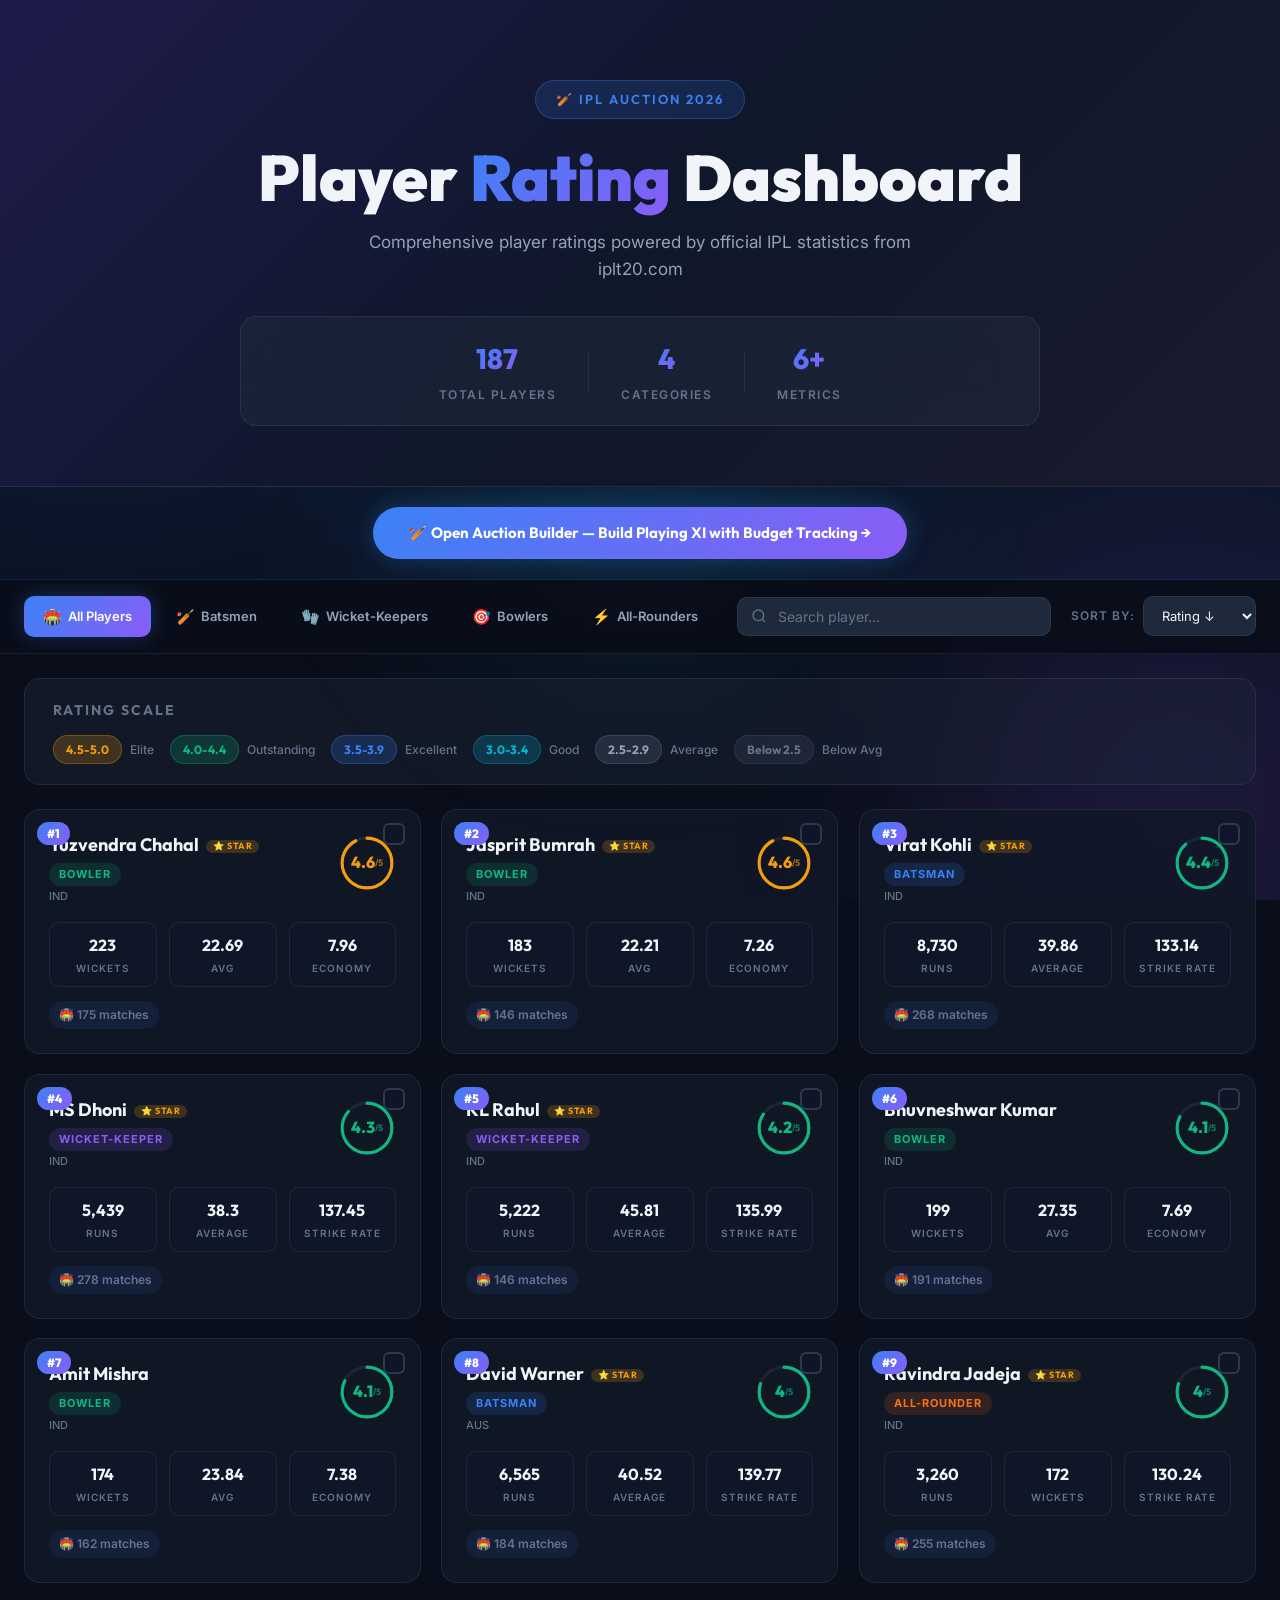
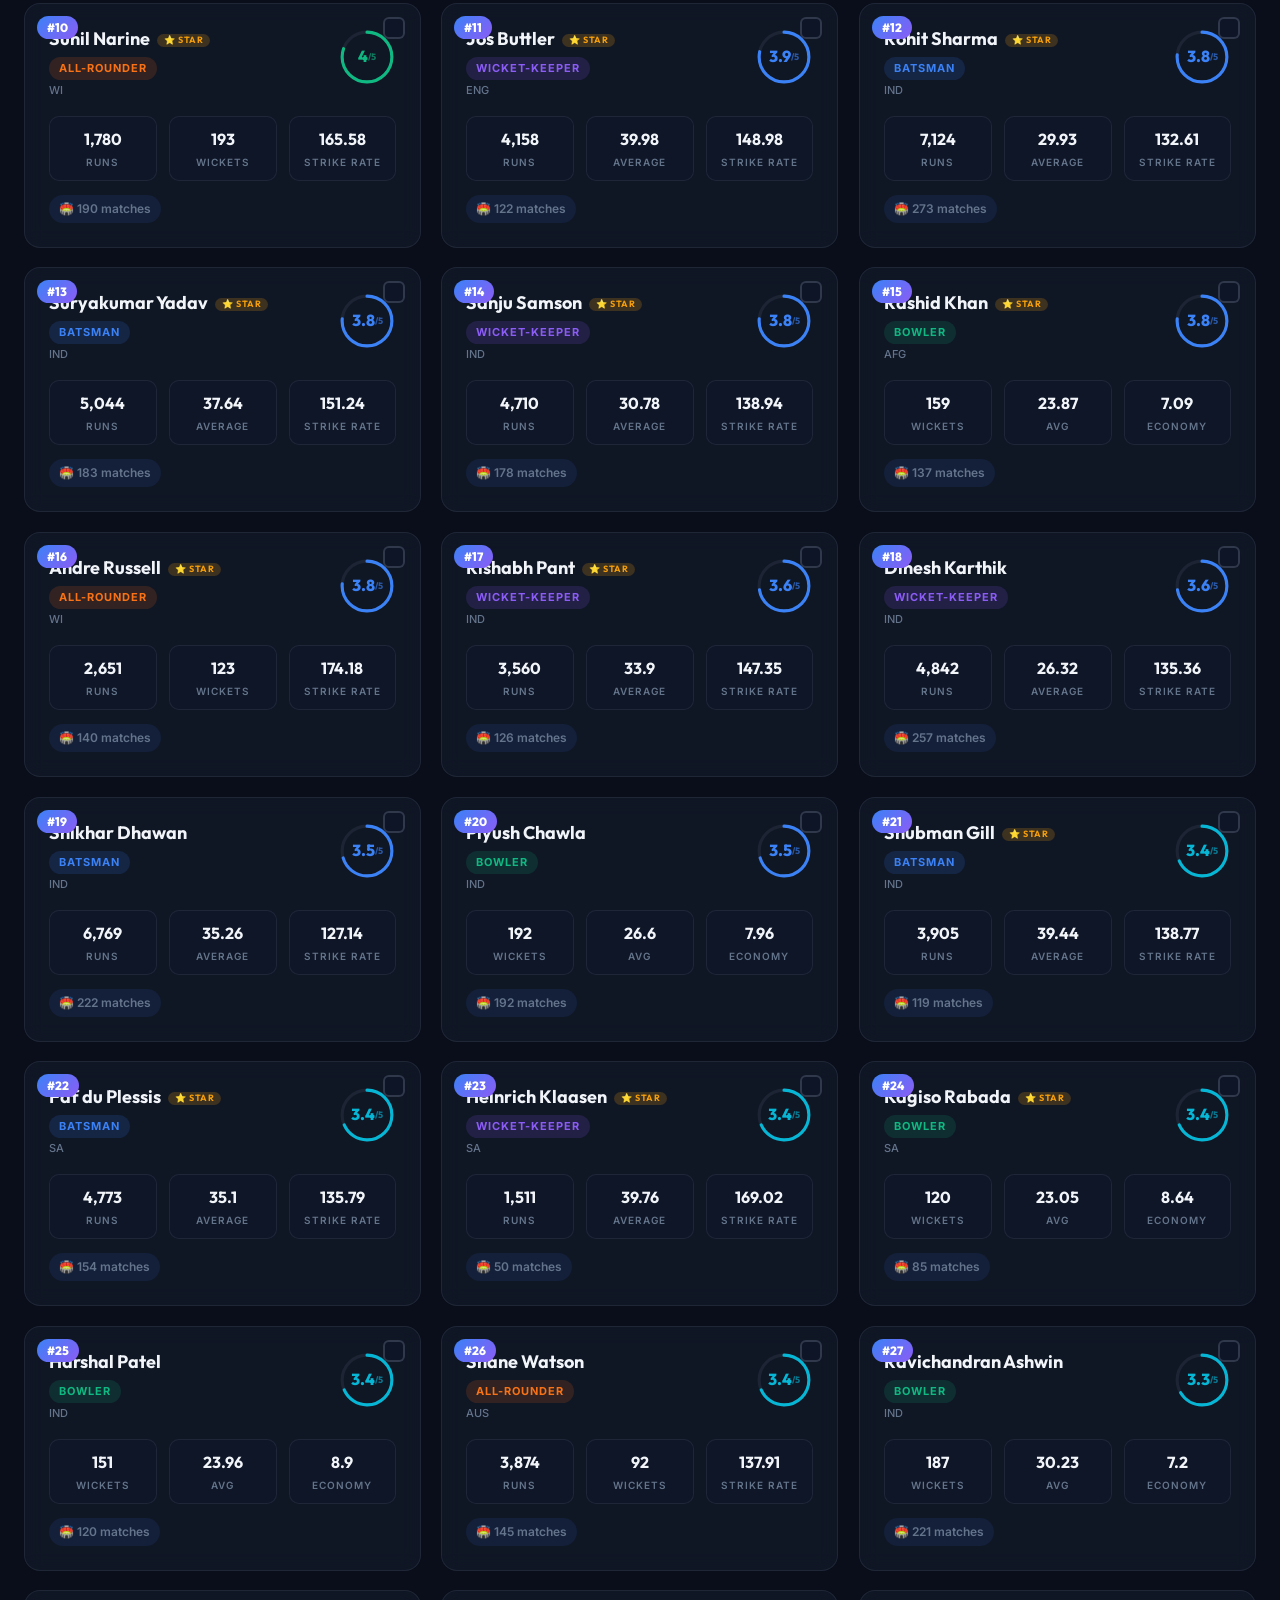
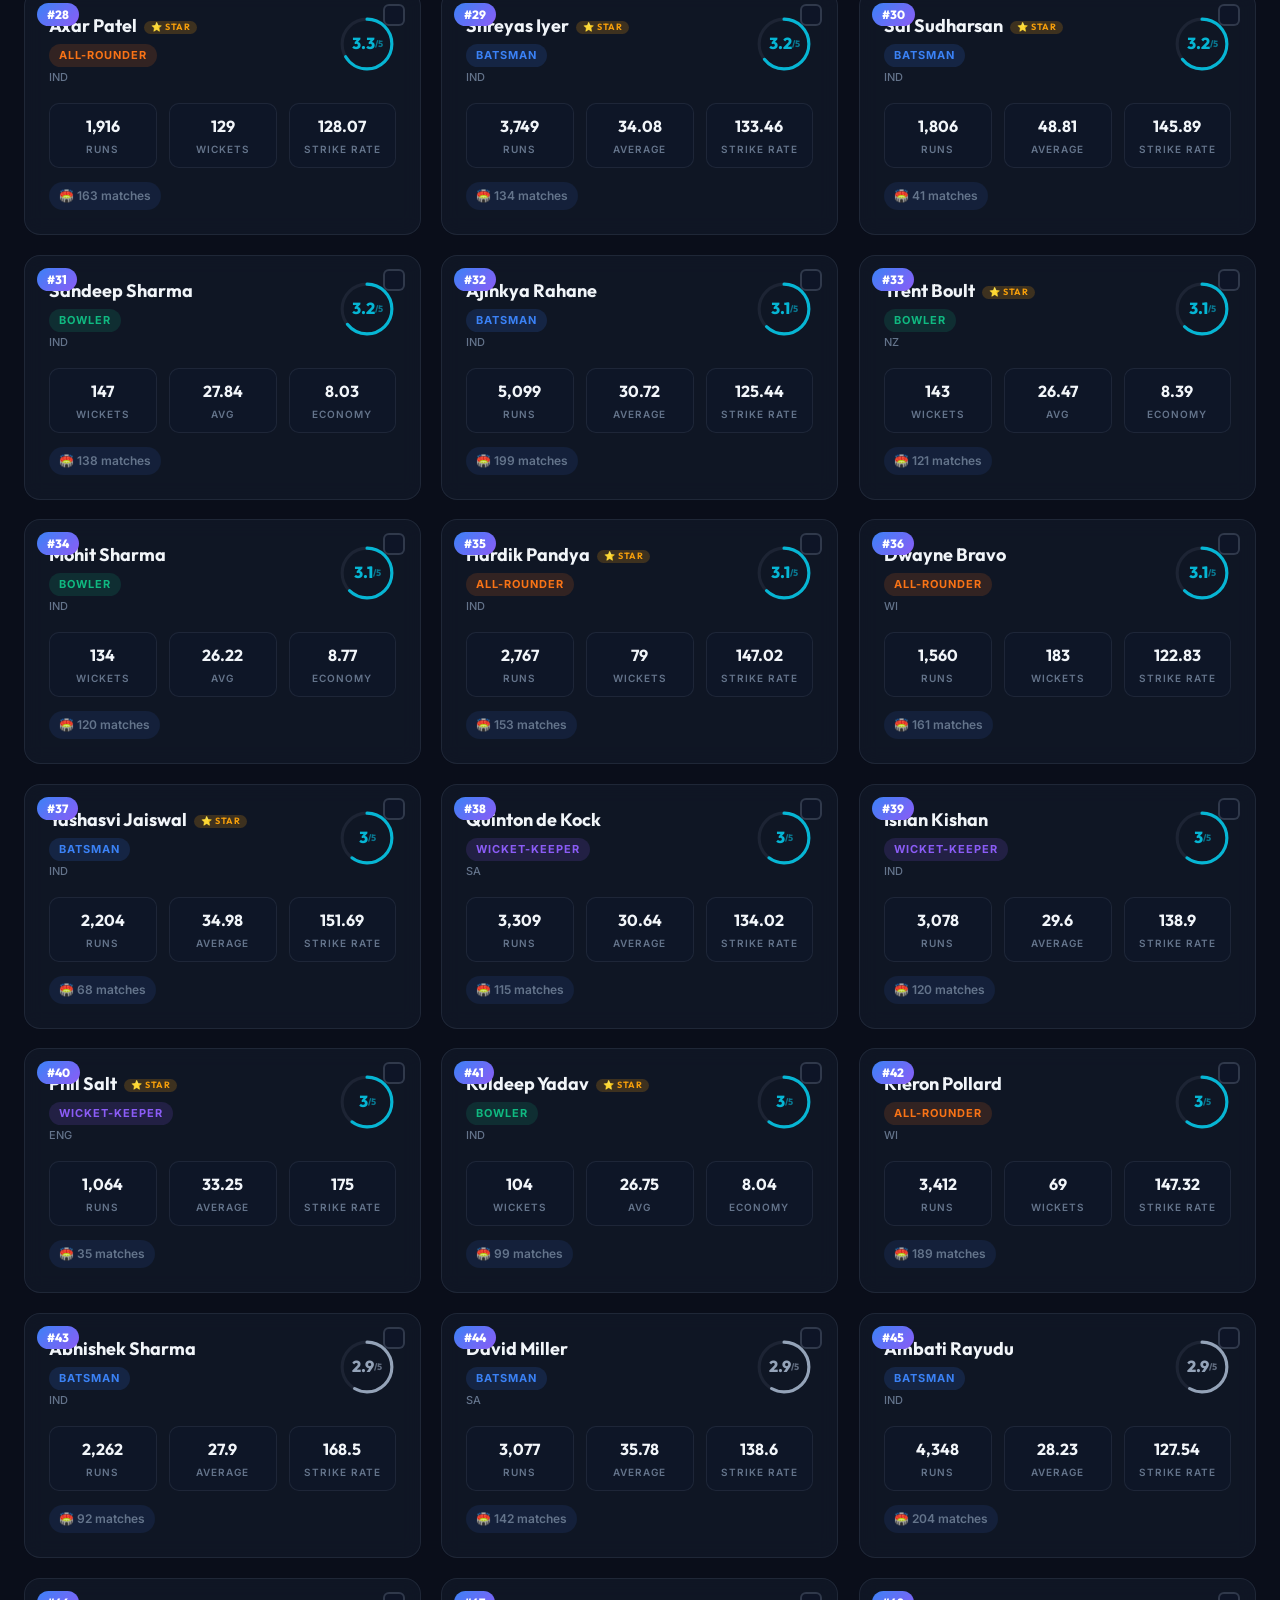
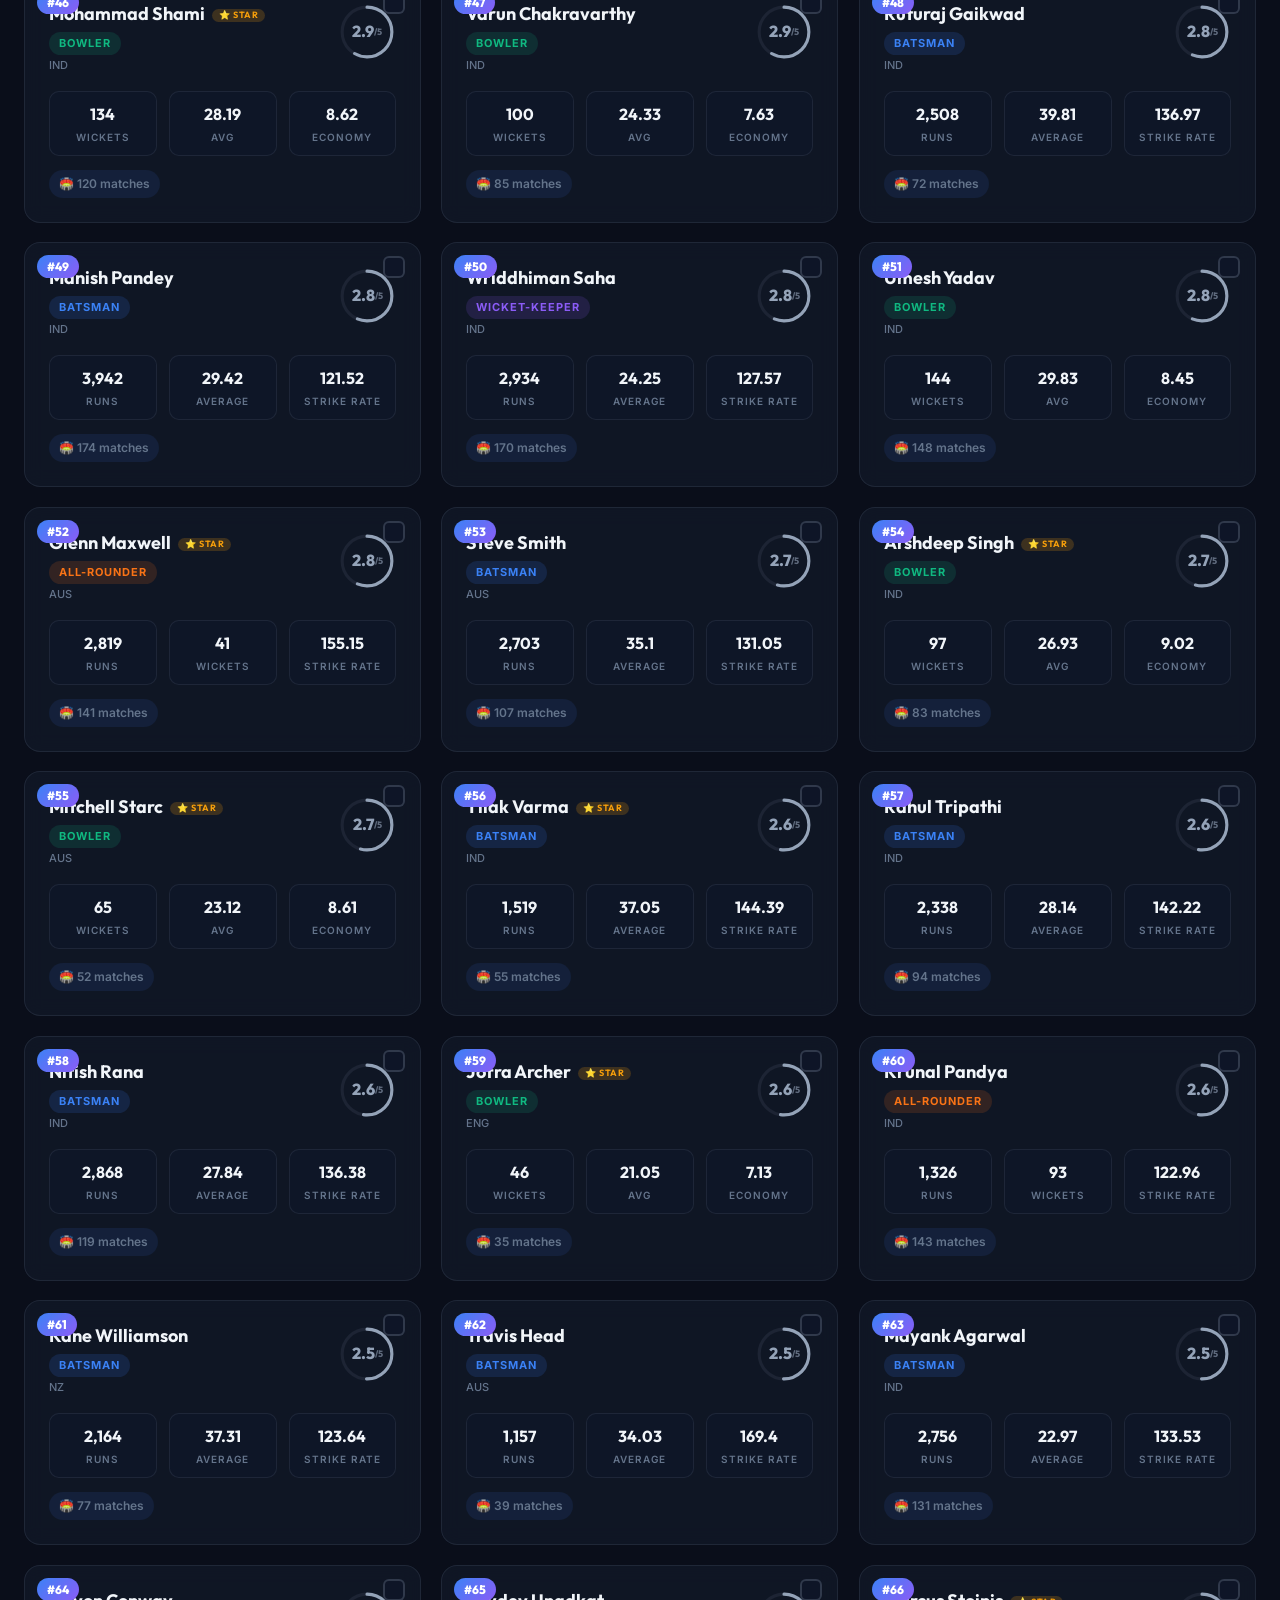
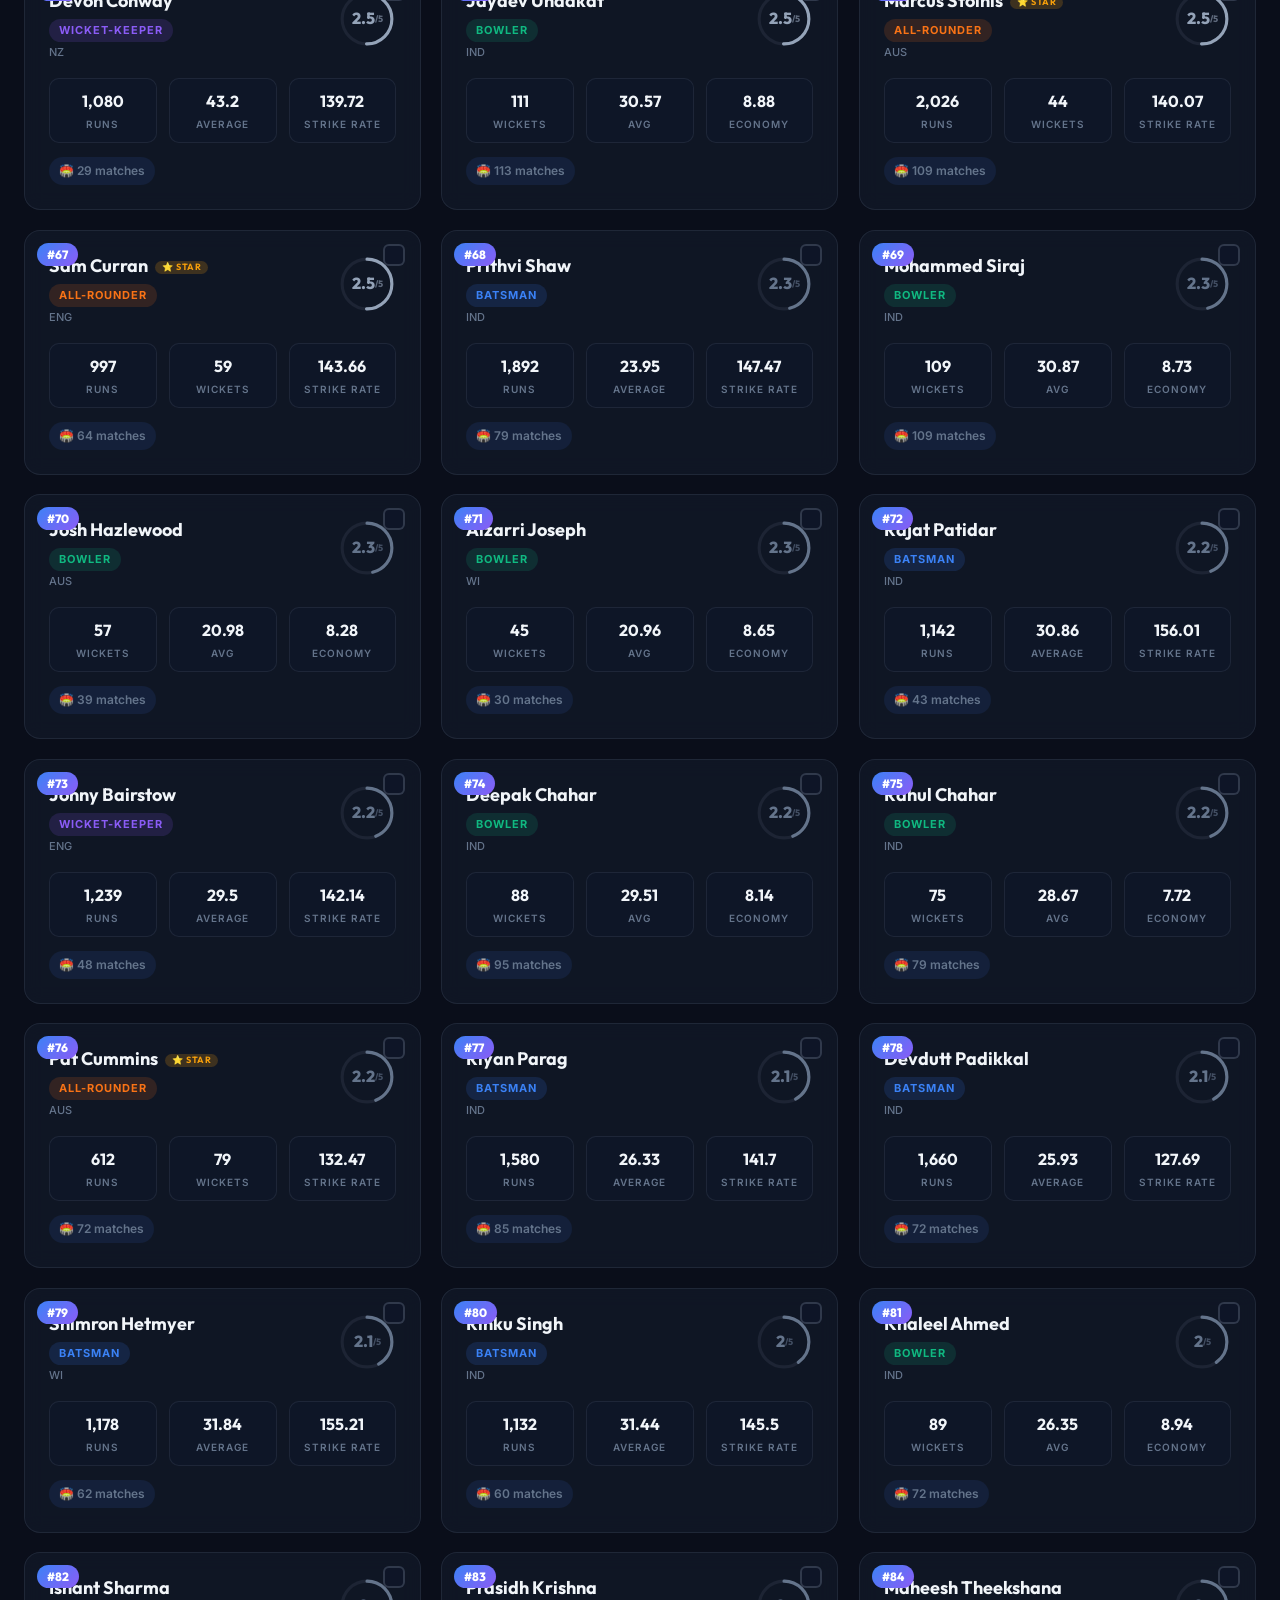
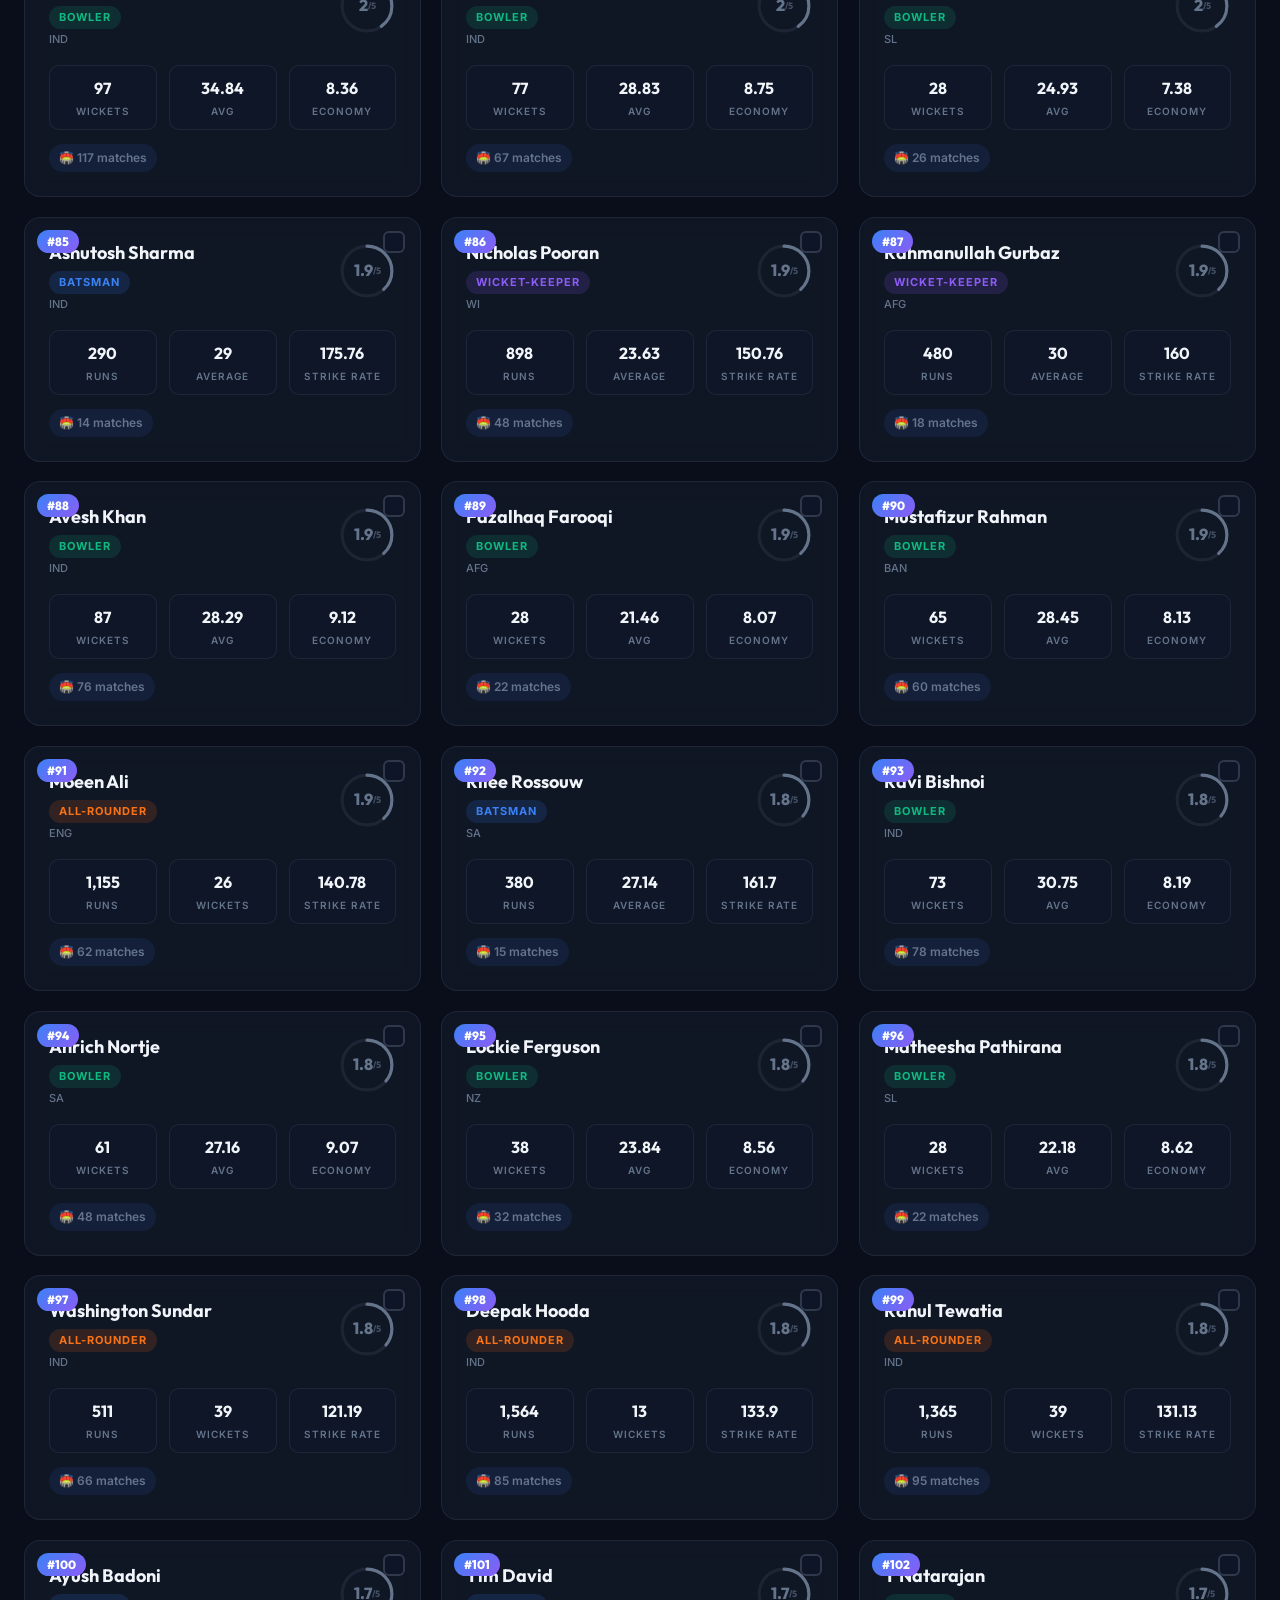
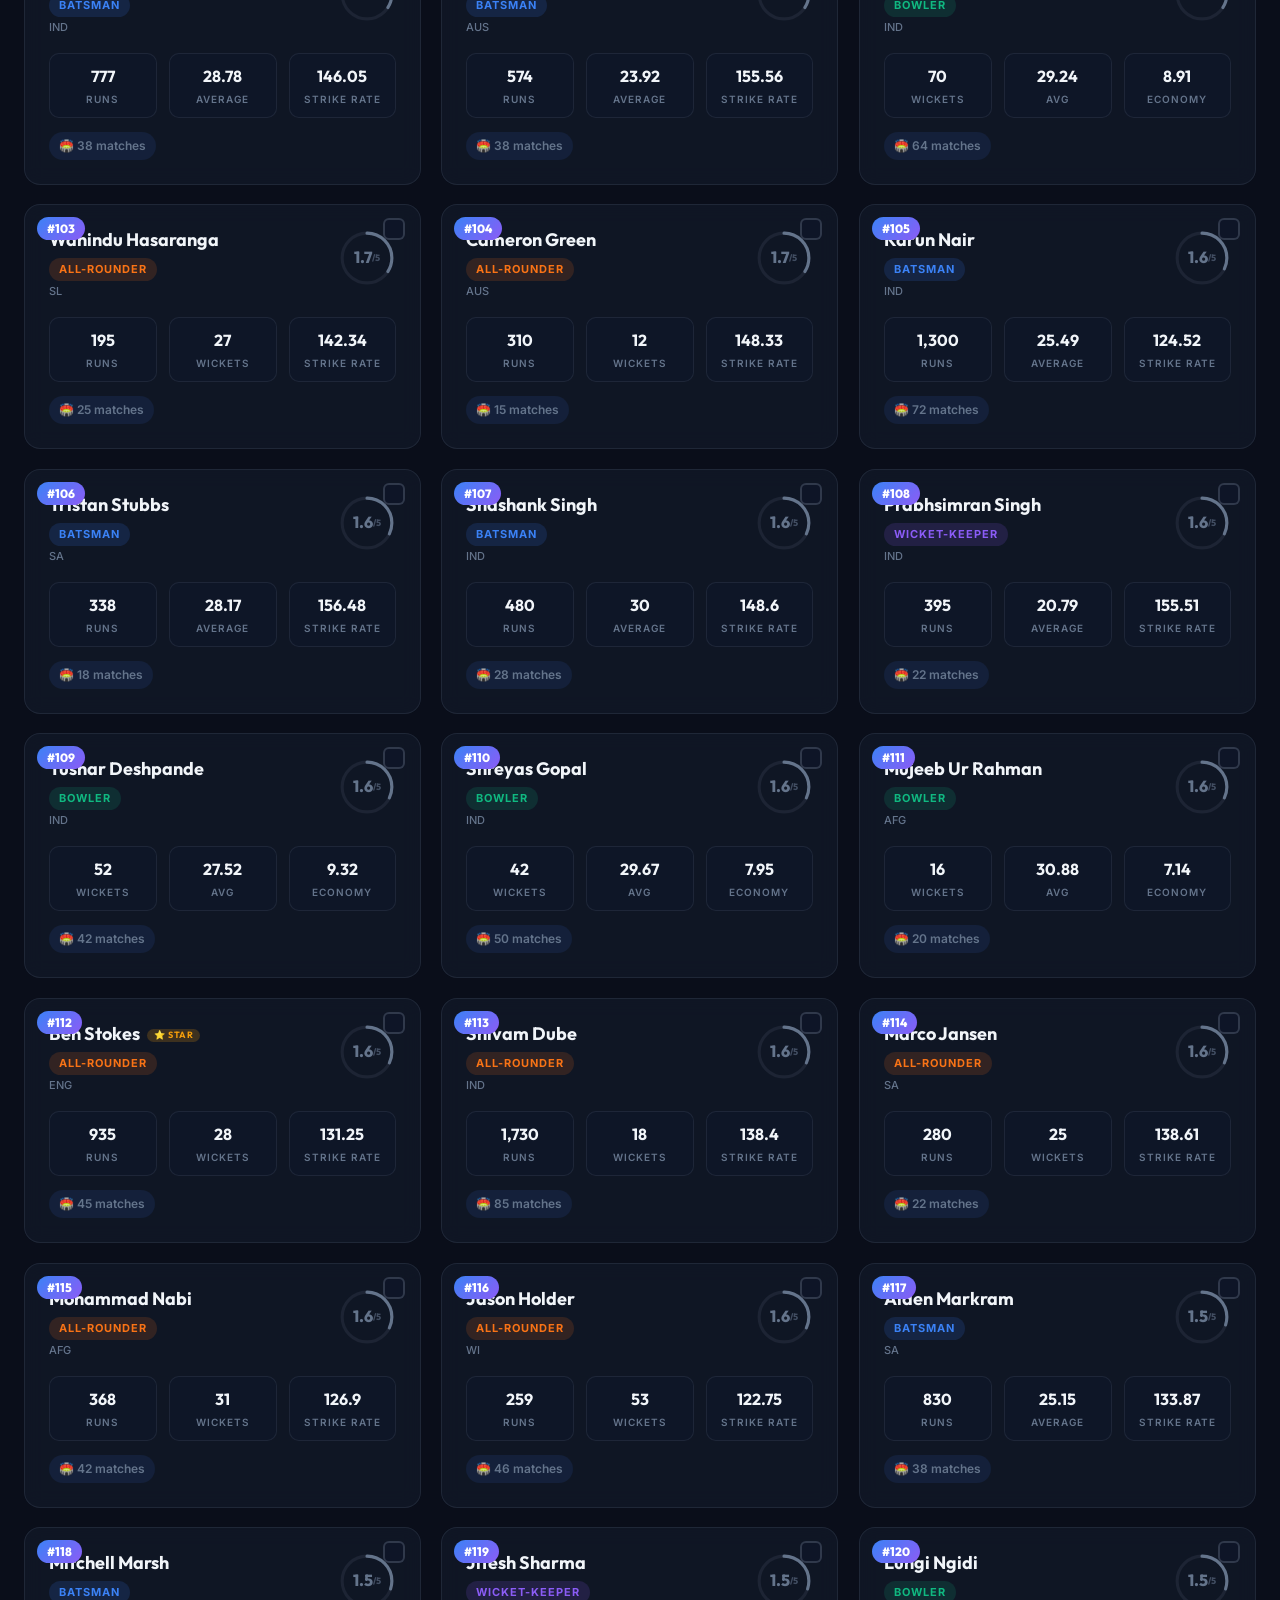
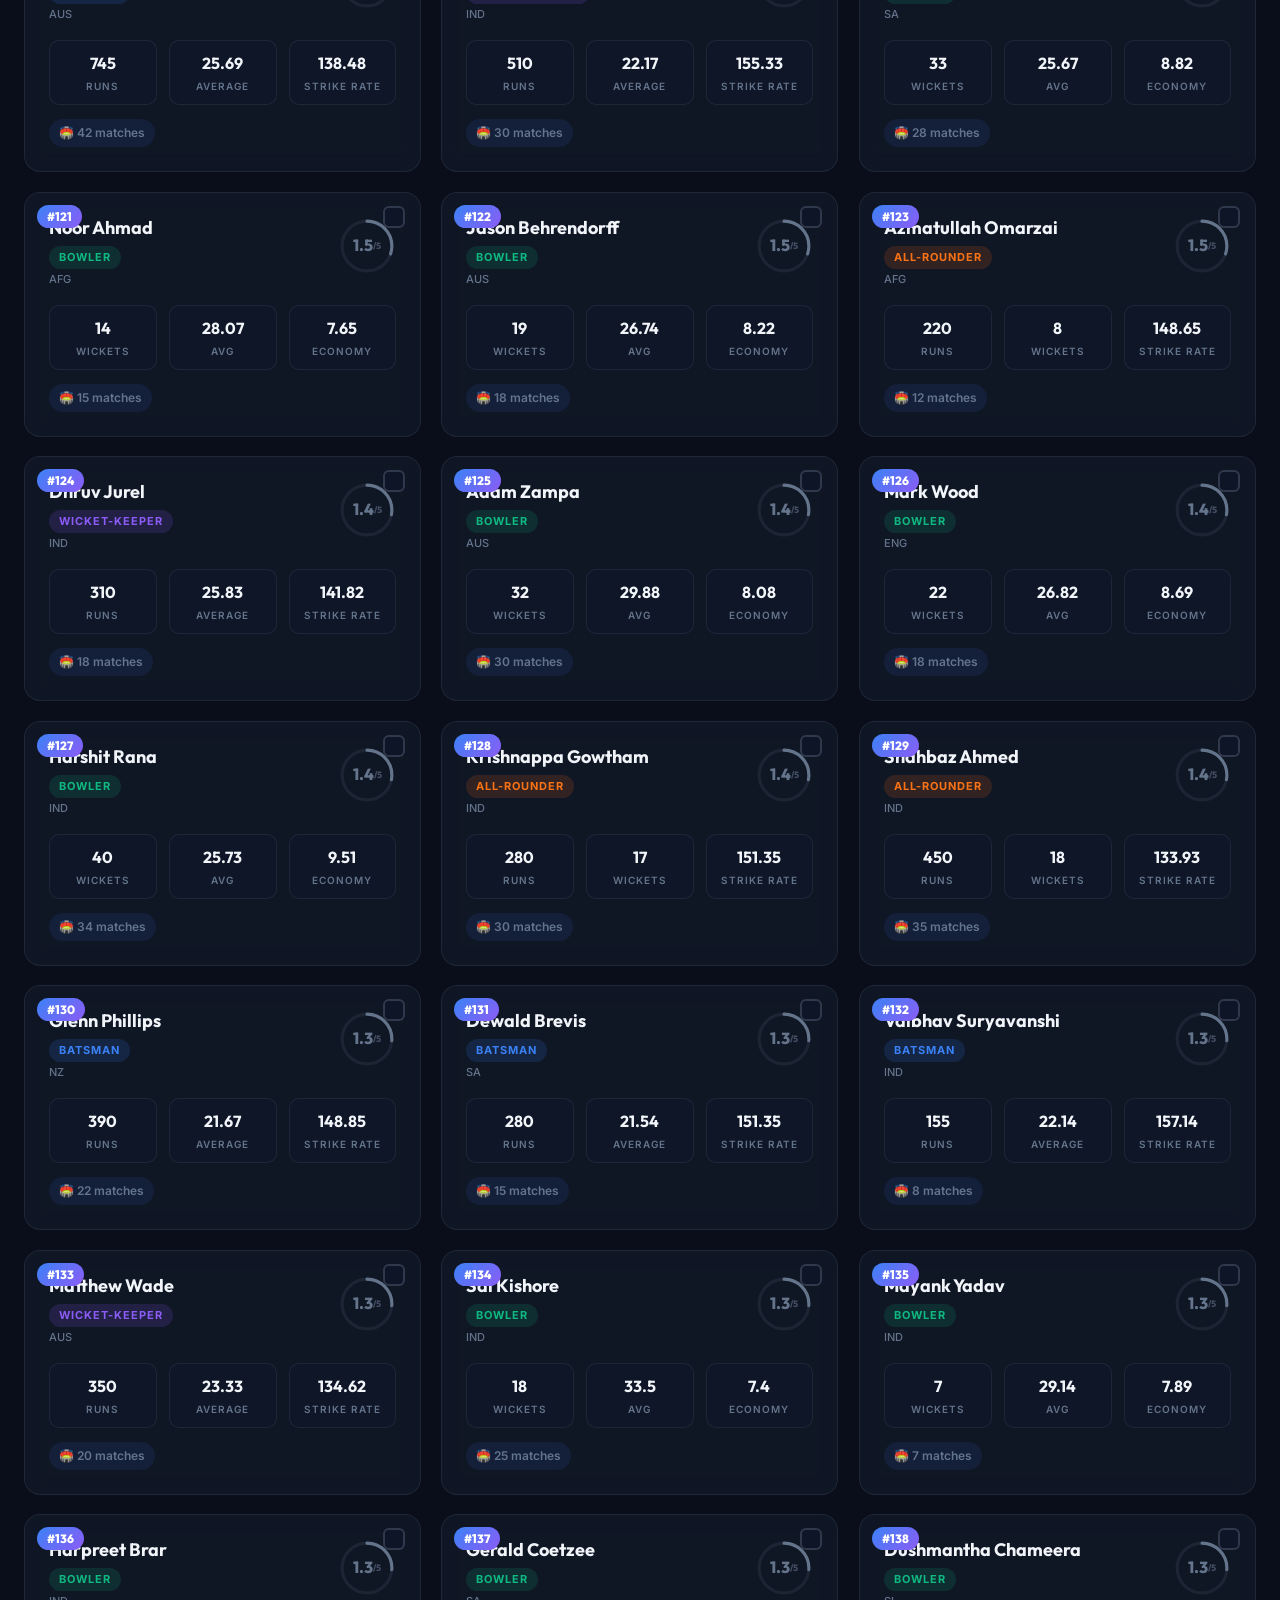
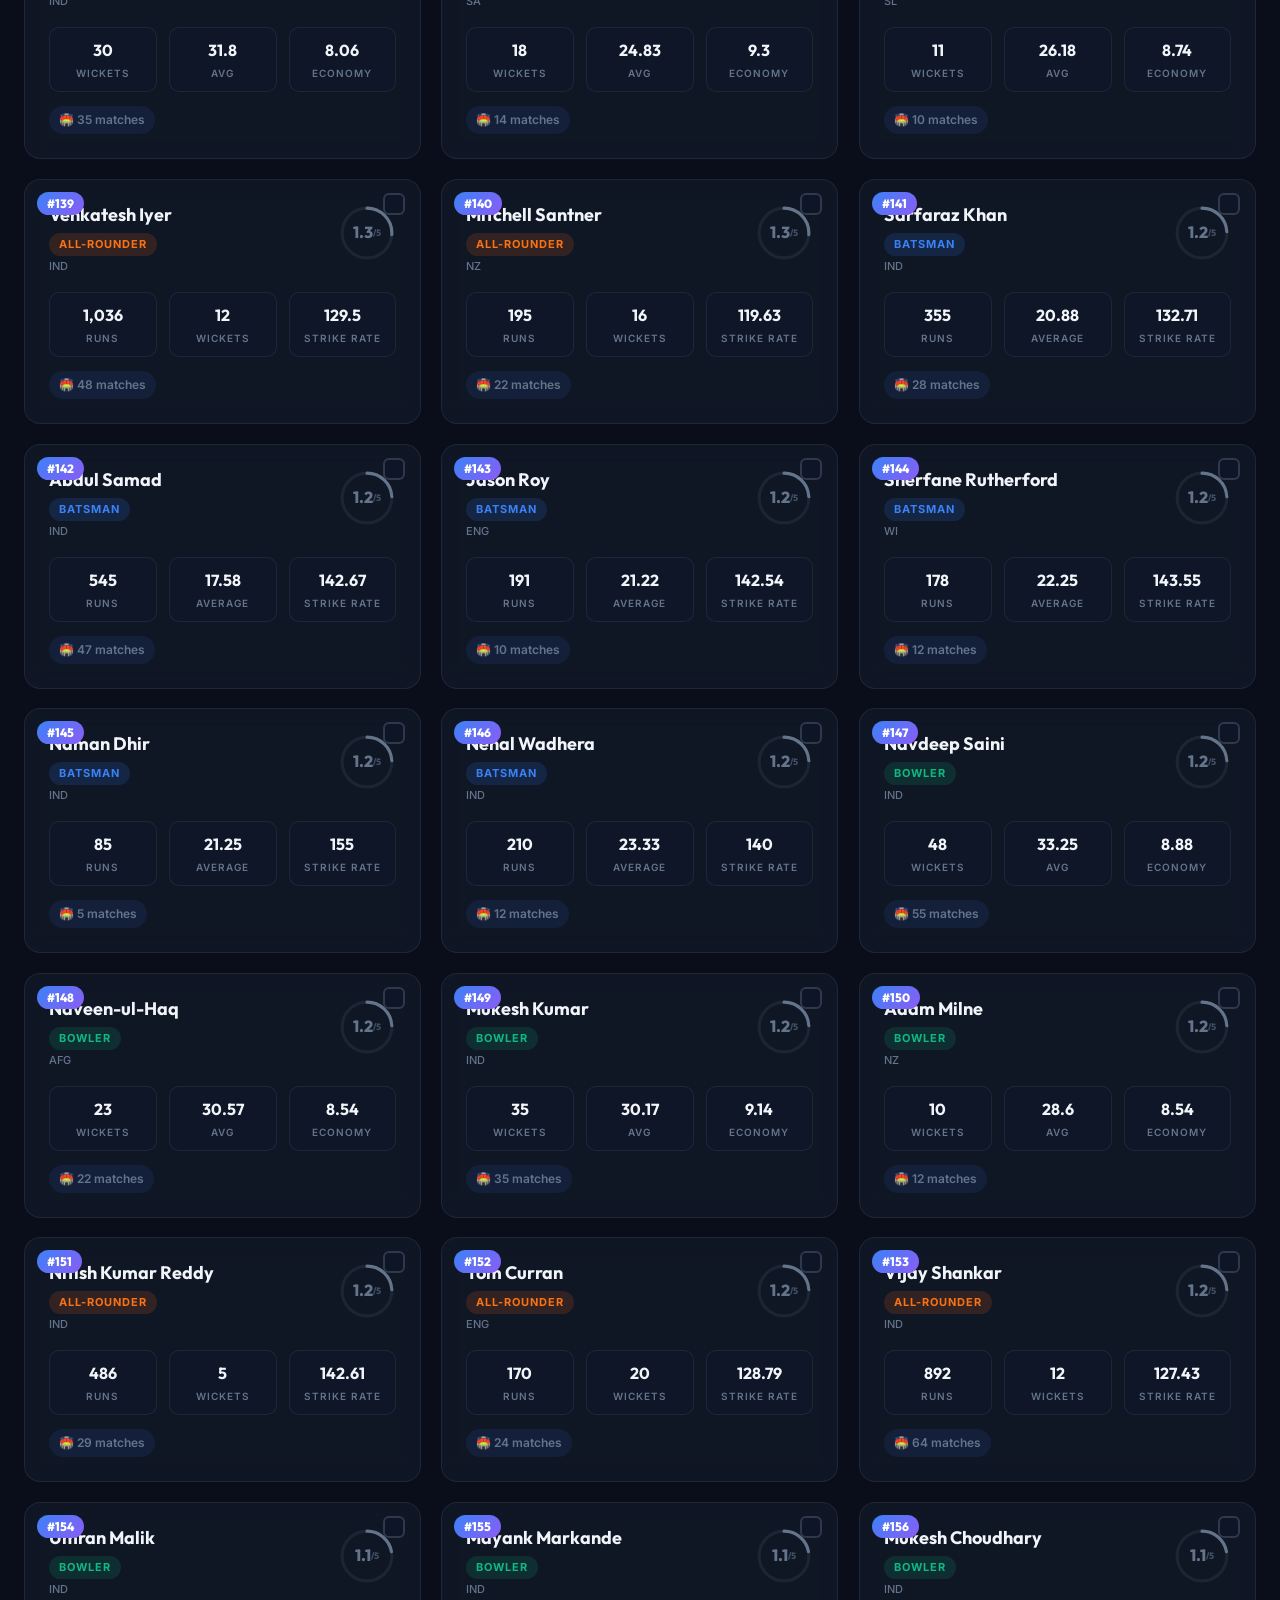
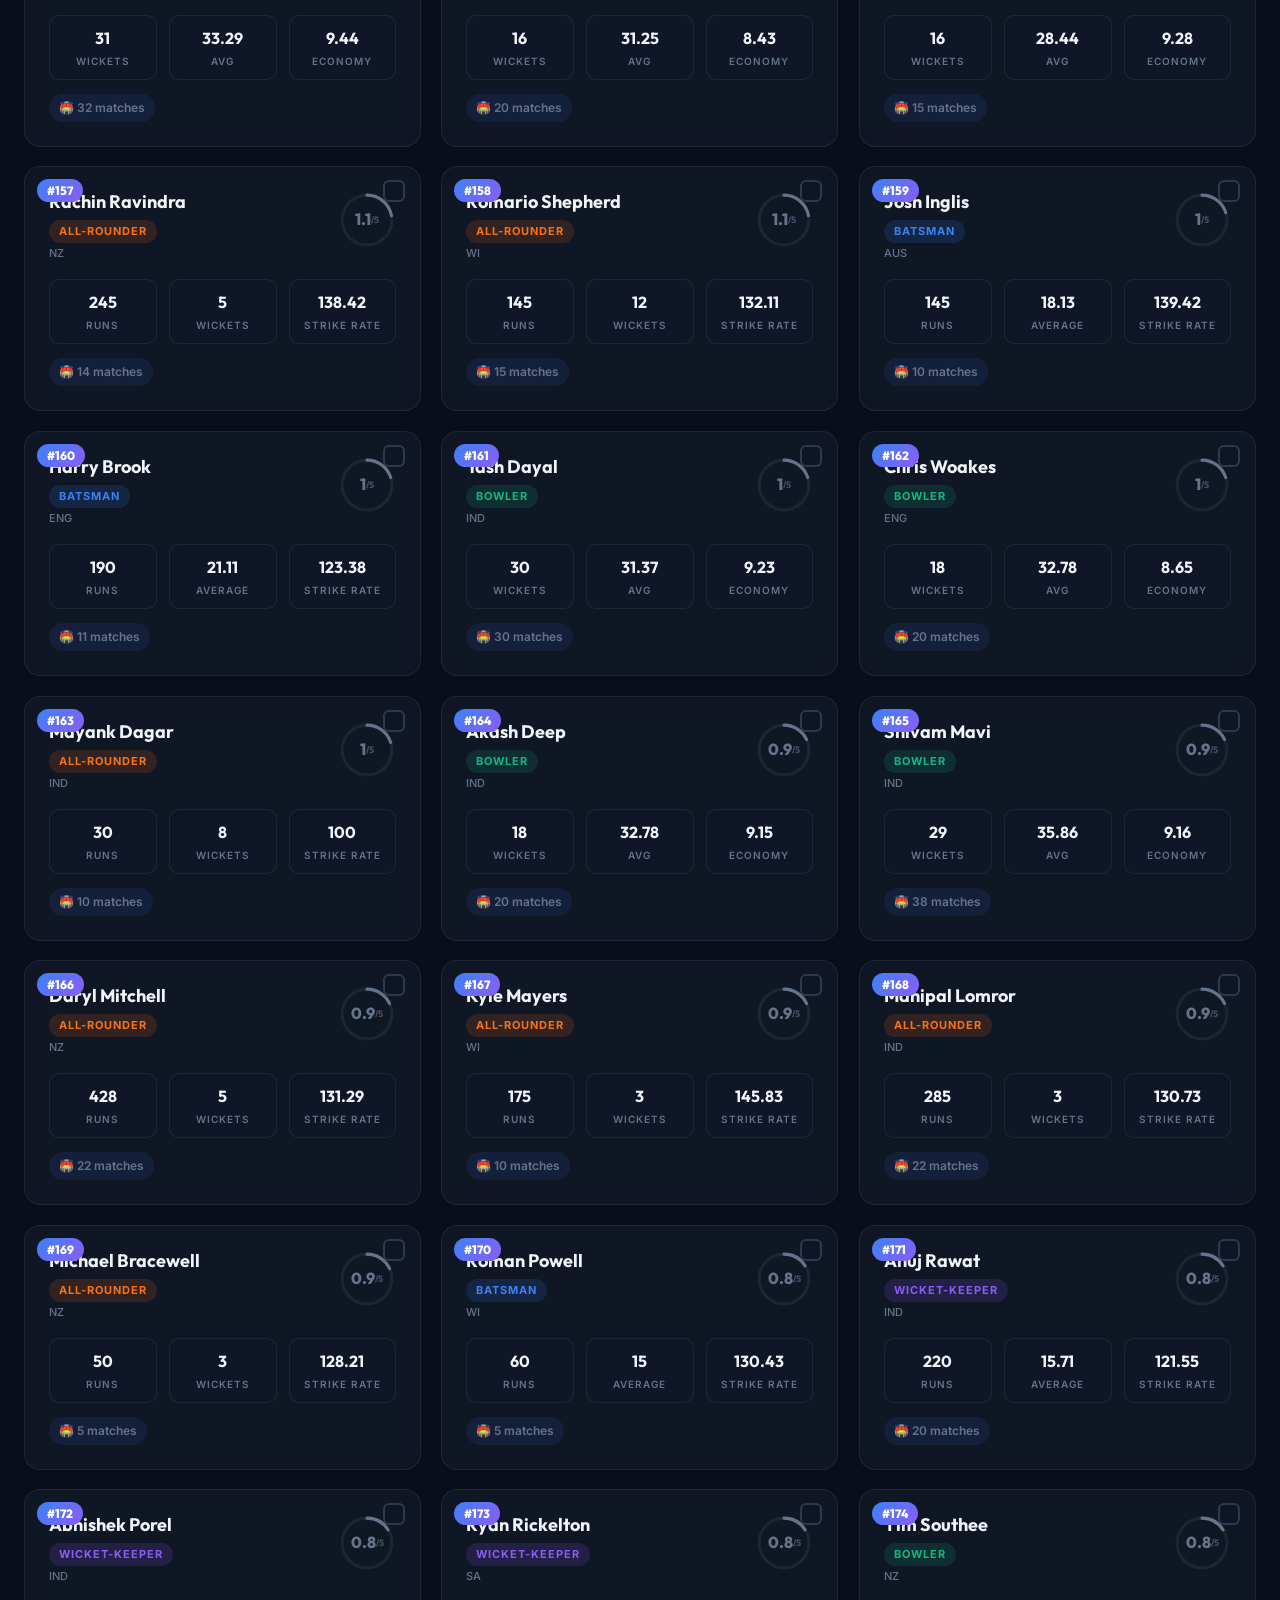
<file: index.html>
<!DOCTYPE html>
<html lang="en">
<head>
    <meta charset="UTF-8">
    <meta name="viewport" content="width=device-width, initial-scale=1.0">
    <title>IPL Auction Players Rating Dashboard</title>
    <meta name="description" content="Comprehensive IPL Auction Player Ratings based on official IPL stats - Runs, Strike Rate, Average, Wickets, Economy">
    <link rel="preconnect" href="https://fonts.googleapis.com">
    <link rel="preconnect" href="https://fonts.gstatic.com" crossorigin>
    <link href="https://fonts.googleapis.com/css2?family=Outfit:wght@300;400;500;600;700;800;900&family=Inter:wght@300;400;500;600;700&display=swap" rel="stylesheet">
    <link rel="stylesheet" href="styles.css">
</head>
<body>
    <!-- Animated Background -->
    <div class="bg-animation">
        <div class="bg-orb bg-orb-1"></div>
        <div class="bg-orb bg-orb-2"></div>
        <div class="bg-orb bg-orb-3"></div>
    </div>

    <!-- Hero Header -->
    <header class="hero">
        <div class="hero-content">
            <div class="hero-badge">🏏 IPL AUCTION 2026</div>
            <h1 class="hero-title">Player <span class="gradient-text">Rating</span> Dashboard</h1>
            <p class="hero-subtitle">Comprehensive player ratings powered by official IPL statistics from iplt20.com</p>
            <div class="hero-stats-bar">
                <div class="hero-stat">
                    <span class="hero-stat-number" id="totalPlayers">0</span>
                    <span class="hero-stat-label">Total Players</span>
                </div>
                <div class="hero-stat-divider"></div>
                <div class="hero-stat">
                    <span class="hero-stat-number">4</span>
                    <span class="hero-stat-label">Categories</span>
                </div>
                <div class="hero-stat-divider"></div>
                <div class="hero-stat">
                    <span class="hero-stat-number">6+</span>
                    <span class="hero-stat-label">Metrics</span>
                </div>
            </div>
        </div>
    </header>

    <!-- Auction Builder CTA -->
    <section class="auction-cta" style="position:relative;z-index:1;padding:20px 24px;text-align:center;background:rgba(59,130,246,0.06);border-bottom:1px solid rgba(59,130,246,0.15);">
        <a href="auction.html" style="display:inline-flex;align-items:center;gap:12px;padding:14px 36px;background:linear-gradient(135deg,#3b82f6,#8b5cf6);color:#fff;text-decoration:none;border-radius:100px;font-family:'Outfit',sans-serif;font-size:15px;font-weight:700;transition:all 0.3s;box-shadow:0 0 25px rgba(59,130,246,0.3);" onmouseover="this.style.transform='translateY(-2px)'" onmouseout="this.style.transform='translateY(0)'">🏏 Open Auction Builder — Build Playing XI with Budget Tracking →</a>
    </section>

    <!-- Filter Bar -->
    <nav class="filter-bar" id="filterBar">
        <div class="filter-container">
            <div class="filter-tabs">
                <button class="filter-tab active" data-category="all" id="tab-all">
                    <span class="tab-icon">🏟️</span> All Players
                </button>
                <button class="filter-tab" data-category="batsmen" id="tab-batsmen">
                    <span class="tab-icon">🏏</span> Batsmen
                </button>
                <button class="filter-tab" data-category="keepers" id="tab-keepers">
                    <span class="tab-icon">🧤</span> Wicket-Keepers
                </button>
                <button class="filter-tab" data-category="bowlers" id="tab-bowlers">
                    <span class="tab-icon">🎯</span> Bowlers
                </button>
                <button class="filter-tab" data-category="allrounders" id="tab-allrounders">
                    <span class="tab-icon">⚡</span> All-Rounders
                </button>
            </div>
            <div class="search-box">
                <svg class="search-icon" viewBox="0 0 24 24" fill="none" stroke="currentColor" stroke-width="2">
                    <circle cx="11" cy="11" r="8"></circle>
                    <line x1="21" y1="21" x2="16.65" y2="16.65"></line>
                </svg>
                <input type="text" id="searchInput" placeholder="Search player..." autocomplete="off">
            </div>
            <div class="sort-controls">
                <label class="sort-label">Sort by:</label>
                <select id="sortSelect" class="sort-select">
                    <option value="rating-desc">Rating ↓</option>
                    <option value="rating-asc">Rating ↑</option>
                    <option value="name-asc">Name A-Z</option>
                    <option value="name-desc">Name Z-A</option>
                </select>
            </div>
        </div>
    </nav>

    <!-- Rating Legend -->
    <section class="rating-legend">
        <div class="legend-container">
            <h3 class="legend-title">Rating Scale</h3>
            <div class="legend-items">
                <div class="legend-item">
                    <span class="legend-badge elite">4.5-5.0</span>
                    <span class="legend-label">Elite</span>
                </div>
                <div class="legend-item">
                    <span class="legend-badge outstanding">4.0-4.4</span>
                    <span class="legend-label">Outstanding</span>
                </div>
                <div class="legend-item">
                    <span class="legend-badge excellent">3.5-3.9</span>
                    <span class="legend-label">Excellent</span>
                </div>
                <div class="legend-item">
                    <span class="legend-badge good">3.0-3.4</span>
                    <span class="legend-label">Good</span>
                </div>
                <div class="legend-item">
                    <span class="legend-badge average">2.5-2.9</span>
                    <span class="legend-label">Average</span>
                </div>
                <div class="legend-item">
                    <span class="legend-badge belowavg">Below 2.5</span>
                    <span class="legend-label">Below Avg</span>
                </div>
            </div>
        </div>
    </section>

    <!-- Players Grid -->
    <main class="players-section">
        <div class="players-grid" id="playersGrid">
            <!-- Cards injected by JS -->
        </div>
        <div class="no-results" id="noResults" style="display:none;">
            <div class="no-results-icon">🔍</div>
            <h3>No players found</h3>
            <p>Try a different search or category</p>
        </div>
    </main>



    <!-- Player Detail Modal -->
    <div class="modal-overlay" id="modalOverlay">
        <div class="modal" id="playerModal">
            <button class="modal-close" id="modalClose">&times;</button>
            <div class="modal-content" id="modalContent">
                <!-- Injected by JS -->
            </div>
        </div>
    </div>

    <footer class="footer">
        <div class="footer-content">
            <p>📊 Stats sourced from <a href="https://www.iplt20.com/stats/all-time" target="_blank">iplt20.com</a> | All-time IPL Records</p>
            <p class="footer-note">Ratings are calculated using a weighted formula based on Runs, Average, Strike Rate, Wickets, Economy & Experience</p>
        </div>
    </footer>

    <script src="data.js"></script>
    <script src="app.js"></script>
</body>
</html>
</file>
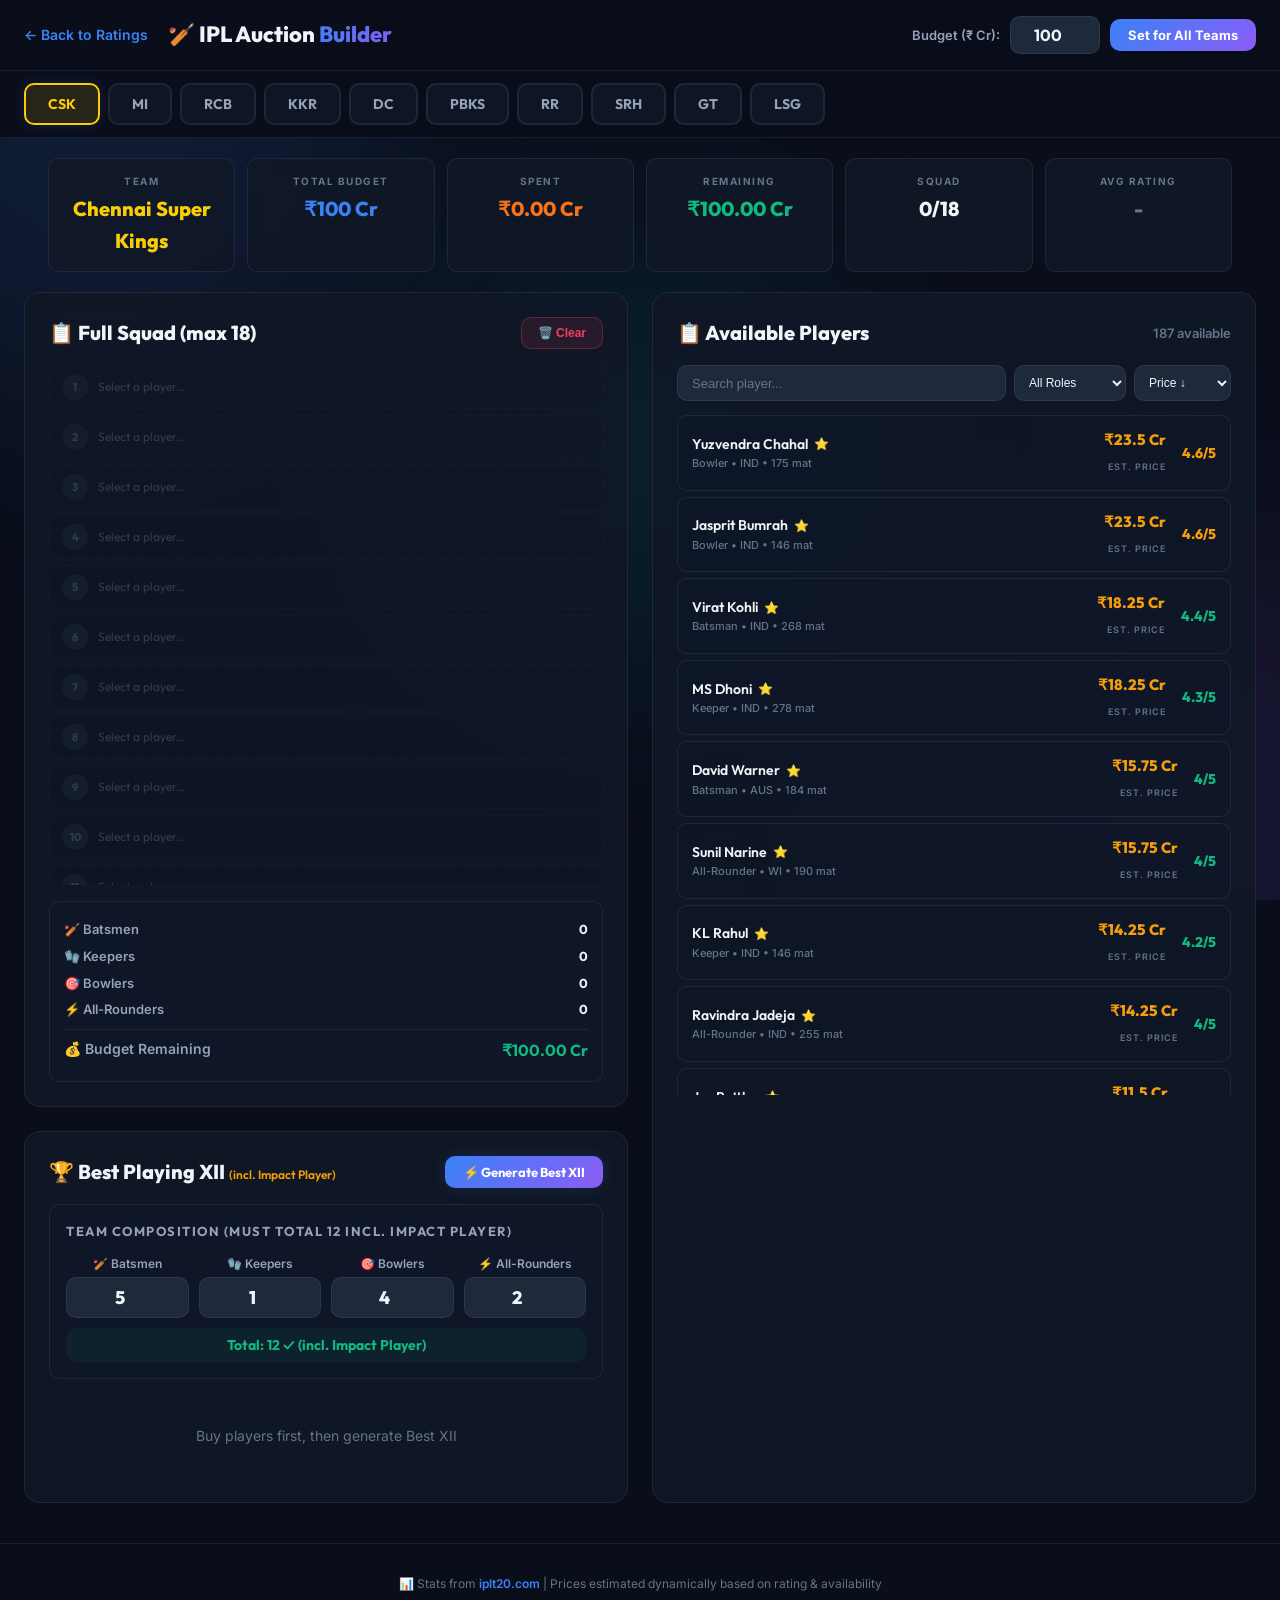
<file: auction.html>
<!DOCTYPE html>
<html lang="en">
<head>
    <meta charset="UTF-8">
    <meta name="viewport" content="width=device-width, initial-scale=1.0">
    <title>IPL Auction - Playing XI Builder</title>
    <meta name="description" content="Build your IPL Playing XI with budget tracking, dynamic pricing and auto best XI selection">
    <link rel="preconnect" href="https://fonts.googleapis.com">
    <link rel="preconnect" href="https://fonts.gstatic.com" crossorigin>
    <link href="https://fonts.googleapis.com/css2?family=Outfit:wght@300;400;500;600;700;800;900&family=Inter:wght@300;400;500;600;700&display=swap" rel="stylesheet">
    <link rel="stylesheet" href="auction.css">
</head>
<body>
    <div class="bg-animation"><div class="bg-orb bg-orb-1"></div><div class="bg-orb bg-orb-2"></div><div class="bg-orb bg-orb-3"></div></div>

    <!-- Top Bar -->
    <header class="topbar">
        <a href="index.html" class="back-link">← Back to Ratings</a>
        <h1 class="topbar-title">🏏 IPL Auction <span class="gtext">Builder</span></h1>
        <div class="budget-input-group">
            <label>Budget (₹ Cr):</label>
            <input type="number" id="budgetInput" value="100" min="10" max="1000" step="5" class="budget-field">
            <button id="setBudgetBtn" class="set-budget-btn">Set for All Teams</button>
        </div>
    </header>

    <!-- Team Tabs -->
    <nav class="team-nav">
        <div class="team-tabs" id="teamTabs"></div>
    </nav>

    <!-- Team Dashboard -->
    <main class="auction-main">
        <!-- Team Info Bar -->
        <div class="team-info-bar" id="teamInfoBar">
            <div class="info-card"><span class="info-label">TEAM</span><span class="info-value" id="infoTeamName">CSK</span></div>
            <div class="info-card budget-card"><span class="info-label">TOTAL BUDGET</span><span class="info-value" id="infoTotalBudget">₹100 Cr</span></div>
            <div class="info-card spent-card"><span class="info-label">SPENT</span><span class="info-value" id="infoSpent">₹0 Cr</span></div>
            <div class="info-card remaining-card"><span class="info-label">REMAINING</span><span class="info-value" id="infoRemaining">₹100 Cr</span></div>
            <div class="info-card"><span class="info-label">SQUAD</span><span class="info-value" id="infoPlayers">0/18</span></div>
            <div class="info-card avg-card"><span class="info-label">AVG RATING</span><span class="info-value" id="infoAvgRating">-</span></div>
        </div>

        <div class="auction-body">
            <!-- LEFT: Squad + Best XI -->
            <div class="left-panel">
                <!-- Full Squad (18 players) -->
                <div class="squad-panel">
                    <div class="panel-header">
                        <h2>📋 Full Squad (max 18)</h2>
                        <button class="clear-btn" onclick="clearSquad()">🗑️ Clear</button>
                    </div>
                    <div class="squad-slots" id="squadSlots"></div>
                    <div class="squad-summary" id="squadSummary"></div>
                </div>

                <!-- Best XI Generator -->
                <div class="bestxi-panel">
                    <div class="panel-header">
                        <h2>🏆 Best Playing XII <span style="font-size:12px;color:var(--amber);font-weight:600">(incl. Impact Player)</span></h2>
                        <button class="generate-btn" onclick="generateBestXII()">⚡ Generate Best XII</button>
                    </div>

                    <!-- Composition Config -->
                    <div class="comp-config">
                        <h4 class="comp-title">Team Composition (must total 12 incl. Impact Player)</h4>
                        <div class="comp-grid">
                            <div class="comp-item">
                                <label>🏏 Batsmen</label>
                                <input type="number" id="compBat" value="5" min="0" max="12" class="comp-input">
                            </div>
                            <div class="comp-item">
                                <label>🧤 Keepers</label>
                                <input type="number" id="compKeep" value="1" min="0" max="12" class="comp-input">
                            </div>
                            <div class="comp-item">
                                <label>🎯 Bowlers</label>
                                <input type="number" id="compBowl" value="4" min="0" max="12" class="comp-input">
                            </div>
                            <div class="comp-item">
                                <label>⚡ All-Rounders</label>
                                <input type="number" id="compAR" value="2" min="0" max="12" class="comp-input">
                            </div>
                        </div>
                        <div class="comp-total" id="compTotal">Total: 12 ✓ (incl. Impact Player)</div>
                    </div>

                    <!-- Best XI Result -->
                    <div class="bestxi-result" id="bestXIResult">
                        <div class="bestxi-empty">Buy at least 12 players, then generate Best XII</div>
                    </div>
                </div>
            </div>

            <!-- RIGHT: Player Picker -->
            <div class="picker-panel">
                <div class="panel-header">
                    <h2>📋 Available Players</h2>
                    <span class="avail-count" id="availCount">0 available</span>
                </div>
                <div class="picker-filters">
                    <input type="text" id="pickerSearch" placeholder="Search player..." class="p-search">
                    <select id="pickerCat" class="p-select">
                        <option value="all">All Roles</option>
                        <option value="batsmen">Batsmen</option>
                        <option value="keepers">Keepers</option>
                        <option value="bowlers">Bowlers</option>
                        <option value="allrounders">All-Rounders</option>
                    </select>
                    <select id="pickerSort" class="p-select">
                        <option value="price-desc">Price ↓</option>
                        <option value="price-asc">Price ↑</option>
                        <option value="rating-desc">Rating ↓</option>
                        <option value="name-asc">Name A-Z</option>
                    </select>
                </div>
                <div class="picker-list" id="pickerList"></div>
            </div>
        </div>
    </main>

    <!-- Price Input Modal -->
    <div class="price-modal-overlay" id="priceModalOverlay">
        <div class="price-modal" id="priceModal">
            <button class="pm-close" onclick="closePriceModal()">&times;</button>
            <div class="pm-player-info" id="pmPlayerInfo"></div>
            <div class="pm-input-group">
                <label>Enter Purchase Price (₹ Cr):</label>
                <div class="pm-input-row">
                    <span class="pm-currency">₹</span>
                    <input type="number" id="pmPriceInput" min="0.1" step="0.25" class="pm-price-field" placeholder="0.00">
                    <span class="pm-unit">Cr</span>
                </div>
                <div class="pm-estimate" id="pmEstimate"></div>
            </div>
            <button class="pm-confirm-btn" id="pmConfirmBtn">✓ Confirm Purchase</button>
        </div>
    </div>

    <footer class="auction-footer">
        <p>📊 Stats from <a href="https://www.iplt20.com/stats/all-time" target="_blank">iplt20.com</a> | Prices estimated dynamically based on rating & availability</p>
    </footer>

    <script src="data.js"></script>
    <script src="auction.js"></script>
</body>
</html>
</file>
<file: styles.css>
/* ============================================================
   IPL AUCTION PLAYER RATING DASHBOARD - STYLES
   ============================================================ */

*,*::before,*::after { box-sizing: border-box; margin: 0; padding: 0; }

:root {
    /* Core Palette */
    --bg-primary: #0a0e1a;
    --bg-secondary: #111827;
    --bg-card: rgba(17, 24, 39, 0.85);
    --bg-card-hover: rgba(30, 41, 59, 0.95);
    --surface: #1e293b;
    --border: rgba(148, 163, 184, 0.12);
    --border-hover: rgba(148, 163, 184, 0.25);
    
    /* Text */
    --text-primary: #f1f5f9;
    --text-secondary: #94a3b8;
    --text-muted: #64748b;
    
    /* Accents */
    --accent-blue: #3b82f6;
    --accent-purple: #8b5cf6;
    --accent-cyan: #06b6d4;
    --accent-emerald: #10b981;
    --accent-amber: #f59e0b;
    --accent-rose: #f43f5e;
    --accent-orange: #f97316;
    
    /* Gradients */
    --gradient-primary: linear-gradient(135deg, #3b82f6, #8b5cf6);
    --gradient-gold: linear-gradient(135deg, #f59e0b, #ef4444);
    --gradient-hero: linear-gradient(135deg, #1e1b4b, #0f172a, #1a1a2e);
    
    /* Rating Colors */
    --rating-elite: #f59e0b;
    --rating-outstanding: #10b981;
    --rating-excellent: #3b82f6;
    --rating-good: #06b6d4;
    --rating-average: #94a3b8;
    --rating-below: #64748b;
    
    /* Shadows */
    --shadow-sm: 0 1px 3px rgba(0,0,0,0.3);
    --shadow-md: 0 4px 14px rgba(0,0,0,0.4);
    --shadow-lg: 0 10px 40px rgba(0,0,0,0.5);
    --shadow-glow-blue: 0 0 20px rgba(59,130,246,0.3);
    --shadow-glow-purple: 0 0 20px rgba(139,92,246,0.3);
    
    --radius: 16px;
    --radius-sm: 10px;
    --radius-full: 100px;
    --transition: 0.3s cubic-bezier(0.4, 0, 0.2, 1);
}

html {
    scroll-behavior: smooth;
    -webkit-font-smoothing: antialiased;
}

body {
    font-family: 'Inter', -apple-system, BlinkMacSystemFont, sans-serif;
    background: var(--bg-primary);
    color: var(--text-primary);
    min-height: 100vh;
    overflow-x: hidden;
    line-height: 1.6;
}

/* ============ BACKGROUND ANIMATION ============ */
.bg-animation {
    position: fixed;
    top: 0; left: 0; width: 100%; height: 100%;
    pointer-events: none;
    z-index: 0;
    overflow: hidden;
}

.bg-orb {
    position: absolute;
    border-radius: 50%;
    filter: blur(120px);
    opacity: 0.15;
    animation: orbFloat 20s ease-in-out infinite;
}

.bg-orb-1 {
    width: 600px; height: 600px;
    background: var(--accent-blue);
    top: -200px; left: -200px;
    animation-delay: 0s;
}

.bg-orb-2 {
    width: 500px; height: 500px;
    background: var(--accent-purple);
    bottom: -150px; right: -150px;
    animation-delay: -7s;
    animation-duration: 25s;
}

.bg-orb-3 {
    width: 400px; height: 400px;
    background: var(--accent-cyan);
    top: 50%; left: 50%;
    transform: translate(-50%, -50%);
    animation-delay: -14s;
    animation-duration: 30s;
}

@keyframes orbFloat {
    0%, 100% { transform: translate(0, 0) scale(1); }
    25% { transform: translate(50px, -30px) scale(1.1); }
    50% { transform: translate(-30px, 50px) scale(0.95); }
    75% { transform: translate(40px, 20px) scale(1.05); }
}

/* ============ HERO SECTION ============ */
.hero {
    position: relative;
    z-index: 1;
    padding: 80px 24px 60px;
    text-align: center;
    background: var(--gradient-hero);
    border-bottom: 1px solid var(--border);
}

.hero-content {
    max-width: 800px;
    margin: 0 auto;
}

.hero-badge {
    display: inline-block;
    padding: 8px 20px;
    background: rgba(59, 130, 246, 0.15);
    border: 1px solid rgba(59, 130, 246, 0.3);
    border-radius: var(--radius-full);
    font-family: 'Outfit', sans-serif;
    font-weight: 600;
    font-size: 13px;
    letter-spacing: 2px;
    color: var(--accent-blue);
    margin-bottom: 24px;
    animation: fadeInUp 0.6s ease both;
}

.hero-title {
    font-family: 'Outfit', sans-serif;
    font-size: clamp(36px, 6vw, 64px);
    font-weight: 900;
    line-height: 1.1;
    margin-bottom: 16px;
    animation: fadeInUp 0.6s ease 0.1s both;
}

.gradient-text {
    background: var(--gradient-primary);
    -webkit-background-clip: text;
    -webkit-text-fill-color: transparent;
    background-clip: text;
}

.hero-subtitle {
    font-size: 17px;
    color: var(--text-secondary);
    max-width: 600px;
    margin: 0 auto 32px;
    animation: fadeInUp 0.6s ease 0.2s both;
}

.hero-stats-bar {
    display: flex;
    align-items: center;
    justify-content: center;
    gap: 32px;
    padding: 20px 32px;
    background: rgba(30, 41, 59, 0.6);
    border: 1px solid var(--border);
    border-radius: var(--radius);
    backdrop-filter: blur(20px);
    animation: fadeInUp 0.6s ease 0.3s both;
}

.hero-stat {
    display: flex;
    flex-direction: column;
    align-items: center;
    gap: 4px;
}

.hero-stat-number {
    font-family: 'Outfit', sans-serif;
    font-size: 28px;
    font-weight: 800;
    background: var(--gradient-primary);
    -webkit-background-clip: text;
    -webkit-text-fill-color: transparent;
    background-clip: text;
}

.hero-stat-label {
    font-size: 12px;
    color: var(--text-muted);
    text-transform: uppercase;
    letter-spacing: 1.5px;
    font-weight: 600;
}

.hero-stat-divider {
    width: 1px;
    height: 40px;
    background: var(--border);
}

/* ============ FILTER BAR ============ */
.filter-bar {
    position: sticky;
    top: 0;
    z-index: 100;
    background: rgba(10, 14, 26, 0.92);
    backdrop-filter: blur(20px);
    border-bottom: 1px solid var(--border);
    padding: 16px 24px;
    transition: var(--transition);
}

.filter-bar.scrolled {
    box-shadow: var(--shadow-lg);
}

.filter-container {
    max-width: 1400px;
    margin: 0 auto;
    display: flex;
    align-items: center;
    gap: 20px;
    flex-wrap: wrap;
}

.filter-tabs {
    display: flex;
    gap: 6px;
    flex-wrap: wrap;
}

.filter-tab {
    display: flex;
    align-items: center;
    gap: 6px;
    padding: 10px 18px;
    background: transparent;
    border: 1px solid transparent;
    border-radius: var(--radius-sm);
    color: var(--text-secondary);
    font-family: 'Inter', sans-serif;
    font-size: 13px;
    font-weight: 600;
    cursor: pointer;
    transition: var(--transition);
    white-space: nowrap;
}

.filter-tab:hover {
    color: var(--text-primary);
    background: rgba(59, 130, 246, 0.1);
    border-color: rgba(59, 130, 246, 0.2);
}

.filter-tab.active {
    color: #fff;
    background: var(--gradient-primary);
    border-color: transparent;
    box-shadow: var(--shadow-glow-blue);
}

.tab-icon {
    font-size: 15px;
}

.search-box {
    position: relative;
    flex: 1;
    min-width: 200px;
    max-width: 320px;
    margin-left: auto;
}

.search-icon {
    position: absolute;
    left: 14px;
    top: 50%;
    transform: translateY(-50%);
    width: 16px;
    height: 16px;
    color: var(--text-muted);
}

.search-box input {
    width: 100%;
    padding: 10px 16px 10px 40px;
    background: var(--surface);
    border: 1px solid var(--border);
    border-radius: var(--radius-sm);
    color: var(--text-primary);
    font-family: 'Inter', sans-serif;
    font-size: 14px;
    outline: none;
    transition: var(--transition);
}

.search-box input:focus {
    border-color: var(--accent-blue);
    box-shadow: 0 0 0 3px rgba(59, 130, 246, 0.15);
}

.search-box input::placeholder { color: var(--text-muted); }

.sort-controls {
    display: flex;
    align-items: center;
    gap: 8px;
}

.sort-label {
    font-size: 12px;
    color: var(--text-muted);
    font-weight: 600;
    text-transform: uppercase;
    letter-spacing: 1px;
    white-space: nowrap;
}

.sort-select {
    padding: 10px 14px;
    background: var(--surface);
    border: 1px solid var(--border);
    border-radius: var(--radius-sm);
    color: var(--text-primary);
    font-family: 'Inter', sans-serif;
    font-size: 13px;
    cursor: pointer;
    outline: none;
    transition: var(--transition);
}

.sort-select:focus {
    border-color: var(--accent-blue);
}

/* ============ RATING LEGEND ============ */
.rating-legend {
    position: relative;
    z-index: 1;
    padding: 24px;
}

.legend-container {
    max-width: 1400px;
    margin: 0 auto;
    padding: 20px 28px;
    background: rgba(30, 41, 59, 0.4);
    border: 1px solid var(--border);
    border-radius: var(--radius);
    backdrop-filter: blur(10px);
}

.legend-title {
    font-family: 'Outfit', sans-serif;
    font-size: 14px;
    font-weight: 700;
    color: var(--text-muted);
    text-transform: uppercase;
    letter-spacing: 2px;
    margin-bottom: 14px;
}

.legend-items {
    display: flex;
    gap: 16px;
    flex-wrap: wrap;
}

.legend-item {
    display: flex;
    align-items: center;
    gap: 8px;
}

.legend-badge {
    padding: 4px 12px;
    border-radius: var(--radius-full);
    font-size: 12px;
    font-weight: 700;
    font-family: 'Outfit', sans-serif;
}

.legend-badge.elite { background: rgba(245, 158, 11, 0.2); color: var(--rating-elite); border: 1px solid rgba(245, 158, 11, 0.3); }
.legend-badge.outstanding { background: rgba(16, 185, 129, 0.2); color: var(--rating-outstanding); border: 1px solid rgba(16, 185, 129, 0.3); }
.legend-badge.excellent { background: rgba(59, 130, 246, 0.2); color: var(--rating-excellent); border: 1px solid rgba(59, 130, 246, 0.3); }
.legend-badge.good { background: rgba(6, 182, 212, 0.2); color: var(--rating-good); border: 1px solid rgba(6, 182, 212, 0.3); }
.legend-badge.average { background: rgba(148, 163, 184, 0.15); color: var(--rating-average); border: 1px solid rgba(148, 163, 184, 0.2); }
.legend-badge.belowavg { background: rgba(100, 116, 139, 0.15); color: var(--rating-below); border: 1px solid rgba(100, 116, 139, 0.2); }

.legend-label {
    font-size: 12px;
    color: var(--text-muted);
    font-weight: 500;
}

/* ============ PLAYERS GRID ============ */
.players-section {
    position: relative;
    z-index: 1;
    padding: 0 24px 60px;
    max-width: 1440px;
    margin: 0 auto;
}

.players-grid {
    display: grid;
    grid-template-columns: repeat(auto-fill, minmax(320px, 1fr));
    gap: 20px;
}

/* ============ PLAYER CARD ============ */
.player-card {
    position: relative;
    background: var(--bg-card);
    border: 1px solid var(--border);
    border-radius: var(--radius);
    padding: 24px;
    cursor: pointer;
    transition: all 0.35s cubic-bezier(0.4, 0, 0.2, 1);
    backdrop-filter: blur(10px);
    overflow: hidden;
    animation: cardAppear 0.5s ease both;
}

.player-card::before {
    content: '';
    position: absolute;
    top: 0; left: 0; right: 0;
    height: 3px;
    background: var(--gradient-primary);
    opacity: 0;
    transition: opacity 0.3s;
}

.player-card:hover {
    transform: translateY(-6px);
    border-color: var(--border-hover);
    box-shadow: var(--shadow-lg), var(--shadow-glow-blue);
    background: var(--bg-card-hover);
}

.player-card:hover::before { opacity: 1; }

.card-header {
    display: flex;
    justify-content: space-between;
    align-items: flex-start;
    margin-bottom: 16px;
}

.player-info {
    flex: 1;
}

.player-name {
    font-family: 'Outfit', sans-serif;
    font-size: 18px;
    font-weight: 700;
    color: var(--text-primary);
    margin-bottom: 4px;
    line-height: 1.2;
}

.player-role {
    display: inline-flex;
    align-items: center;
    gap: 5px;
    padding: 3px 10px;
    border-radius: var(--radius-full);
    font-size: 11px;
    font-weight: 700;
    text-transform: uppercase;
    letter-spacing: 1px;
}

.player-role.batsman { background: rgba(59, 130, 246, 0.15); color: var(--accent-blue); }
.player-role.keeper { background: rgba(139, 92, 246, 0.15); color: var(--accent-purple); }
.player-role.bowler { background: rgba(16, 185, 129, 0.15); color: var(--accent-emerald); }
.player-role.allrounder { background: rgba(249, 115, 22, 0.15); color: var(--accent-orange); }

.rating-circle {
    position: relative;
    width: 58px;
    height: 58px;
    flex-shrink: 0;
}

.rating-circle svg {
    width: 100%;
    height: 100%;
    transform: rotate(-90deg);
}

.rating-circle .bg-ring {
    fill: none;
    stroke: rgba(148, 163, 184, 0.1);
    stroke-width: 3;
}

.rating-circle .progress-ring {
    fill: none;
    stroke-width: 3;
    stroke-linecap: round;
    transition: stroke-dashoffset 1s ease;
}

.rating-value {
    position: absolute;
    inset: 0;
    display: flex;
    align-items: center;
    justify-content: center;
    font-family: 'Outfit', sans-serif;
    font-size: 16px;
    font-weight: 800;
}

/* Rating Colors */
.rating-elite .progress-ring { stroke: var(--rating-elite); }
.rating-elite .rating-value { color: var(--rating-elite); }
.rating-outstanding .progress-ring { stroke: var(--rating-outstanding); }
.rating-outstanding .rating-value { color: var(--rating-outstanding); }
.rating-excellent .progress-ring { stroke: var(--rating-excellent); }
.rating-excellent .rating-value { color: var(--rating-excellent); }
.rating-good .progress-ring { stroke: var(--rating-good); }
.rating-good .rating-value { color: var(--rating-good); }
.rating-average .progress-ring { stroke: var(--rating-average); }
.rating-average .rating-value { color: var(--rating-average); }
.rating-below .progress-ring { stroke: var(--rating-below); }
.rating-below .rating-value { color: var(--rating-below); }

/* Stats Grid in Card */
.card-stats {
    display: grid;
    grid-template-columns: repeat(3, 1fr);
    gap: 12px;
}

.stat-item {
    text-align: center;
    padding: 10px 6px;
    background: rgba(15, 23, 42, 0.5);
    border-radius: var(--radius-sm);
    border: 1px solid var(--border);
}

.stat-value {
    font-family: 'Outfit', sans-serif;
    font-size: 16px;
    font-weight: 700;
    color: var(--text-primary);
    display: block;
}

.stat-label {
    font-size: 10px;
    color: var(--text-muted);
    text-transform: uppercase;
    letter-spacing: 1px;
    font-weight: 600;
    margin-top: 2px;
    display: block;
}

.card-footer {
    margin-top: 14px;
    display: flex;
    justify-content: space-between;
    align-items: center;
    font-size: 12px;
    color: var(--text-muted);
}

.matches-badge {
    display: flex;
    align-items: center;
    gap: 4px;
    padding: 4px 10px;
    background: rgba(59, 130, 246, 0.1);
    border-radius: var(--radius-full);
    font-weight: 600;
}

.view-more {
    font-weight: 600;
    color: var(--accent-blue);
    opacity: 0;
    transform: translateX(-5px);
    transition: var(--transition);
}

.player-card:hover .view-more {
    opacity: 1;
    transform: translateX(0);
}

/* ============ NO RESULTS ============ */
.no-results {
    text-align: center;
    padding: 80px 24px;
}

.no-results-icon { font-size: 48px; margin-bottom: 16px; }
.no-results h3 { font-family: 'Outfit', sans-serif; font-size: 22px; margin-bottom: 8px; }
.no-results p { color: var(--text-muted); }

/* ============ MODAL ============ */
.modal-overlay {
    position: fixed;
    inset: 0;
    background: rgba(0, 0, 0, 0.75);
    backdrop-filter: blur(8px);
    z-index: 1000;
    display: flex;
    align-items: center;
    justify-content: center;
    padding: 24px;
    opacity: 0;
    visibility: hidden;
    transition: all 0.3s;
}

.modal-overlay.active {
    opacity: 1;
    visibility: visible;
}

.modal {
    position: relative;
    background: var(--bg-secondary);
    border: 1px solid var(--border);
    border-radius: 20px;
    max-width: 600px;
    width: 100%;
    max-height: 85vh;
    overflow-y: auto;
    transform: scale(0.9) translateY(20px);
    transition: transform 0.3s ease;
}

.modal-overlay.active .modal {
    transform: scale(1) translateY(0);
}

.modal-close {
    position: absolute;
    top: 16px; right: 16px;
    width: 36px; height: 36px;
    border-radius: 50%;
    background: var(--surface);
    border: 1px solid var(--border);
    color: var(--text-secondary);
    font-size: 20px;
    cursor: pointer;
    display: flex;
    align-items: center;
    justify-content: center;
    z-index: 10;
    transition: var(--transition);
}

.modal-close:hover {
    background: var(--accent-rose);
    color: #fff;
    border-color: transparent;
}

.modal-header {
    padding: 32px 32px 24px;
    border-bottom: 1px solid var(--border);
    position: relative;
    overflow: hidden;
}

.modal-header::before {
    content: '';
    position: absolute;
    top: 0; left: 0; right: 0;
    height: 4px;
    background: var(--gradient-primary);
}

.modal-player-name {
    font-family: 'Outfit', sans-serif;
    font-size: 28px;
    font-weight: 800;
    margin-bottom: 8px;
}

.modal-role-badge {
    display: inline-flex;
    padding: 5px 14px;
    border-radius: var(--radius-full);
    font-size: 12px;
    font-weight: 700;
    text-transform: uppercase;
    letter-spacing: 1px;
}

.modal-rating-section {
    display: flex;
    align-items: center;
    gap: 24px;
    padding: 24px 32px;
    background: rgba(15, 23, 42, 0.5);
}

.modal-rating-big {
    font-family: 'Outfit', sans-serif;
    font-size: 56px;
    font-weight: 900;
    line-height: 1;
}

.modal-rating-label {
    font-size: 14px;
    color: var(--text-muted);
    font-weight: 600;
    text-transform: uppercase;
    letter-spacing: 1px;
}

.modal-rating-bar {
    flex: 1;
    height: 8px;
    background: rgba(148, 163, 184, 0.1);
    border-radius: 4px;
    overflow: hidden;
}

.modal-rating-fill {
    height: 100%;
    border-radius: 4px;
    transition: width 0.8s ease;
}

.modal-stats-grid {
    display: grid;
    grid-template-columns: repeat(3, 1fr);
    gap: 1px;
    background: var(--border);
    margin: 0;
}

.modal-stat {
    padding: 20px;
    text-align: center;
    background: var(--bg-secondary);
}

.modal-stat-value {
    font-family: 'Outfit', sans-serif;
    font-size: 22px;
    font-weight: 800;
    color: var(--text-primary);
}

.modal-stat-label {
    font-size: 11px;
    color: var(--text-muted);
    text-transform: uppercase;
    letter-spacing: 1px;
    font-weight: 600;
    margin-top: 4px;
}

.modal-breakdown {
    padding: 24px 32px;
}

.modal-breakdown h4 {
    font-family: 'Outfit', sans-serif;
    font-size: 14px;
    font-weight: 700;
    color: var(--text-muted);
    text-transform: uppercase;
    letter-spacing: 2px;
    margin-bottom: 16px;
}

.breakdown-item {
    display: flex;
    align-items: center;
    gap: 12px;
    margin-bottom: 12px;
}

.breakdown-label {
    font-size: 13px;
    font-weight: 600;
    color: var(--text-secondary);
    width: 120px;
    flex-shrink: 0;
}

.breakdown-bar {
    flex: 1;
    height: 6px;
    background: rgba(148, 163, 184, 0.1);
    border-radius: 3px;
    overflow: hidden;
}

.breakdown-fill {
    height: 100%;
    border-radius: 3px;
    transition: width 0.6s ease;
}

.breakdown-value {
    font-family: 'Outfit', sans-serif;
    font-size: 13px;
    font-weight: 700;
    width: 60px;
    text-align: right;
    flex-shrink: 0;
}

/* Country flag */
.player-country {
    font-size: 11px;
    color: var(--text-muted);
    margin-top: 2px;
    font-weight: 500;
}

/* ============ FOOTER ============ */
.footer {
    position: relative;
    z-index: 1;
    text-align: center;
    padding: 40px 24px;
    border-top: 1px solid var(--border);
    background: rgba(15, 23, 42, 0.5);
}

.footer p {
    font-size: 13px;
    color: var(--text-muted);
    margin-bottom: 4px;
}

.footer a {
    color: var(--accent-blue);
    text-decoration: none;
    font-weight: 600;
}

.footer a:hover { text-decoration: underline; }

.footer-note {
    font-size: 11px !important;
    opacity: 0.7;
}

/* ============ ANIMATIONS ============ */
@keyframes fadeInUp {
    from { opacity: 0; transform: translateY(20px); }
    to { opacity: 1; transform: translateY(0); }
}

@keyframes cardAppear {
    from { opacity: 0; transform: translateY(30px) scale(0.97); }
    to { opacity: 1; transform: translateY(0) scale(1); }
}

/* ============ RANK BADGE ============ */
.rank-badge {
    position: absolute;
    top: 12px; left: 12px;
    padding: 2px 10px;
    background: var(--gradient-primary);
    color: #fff;
    font-family: 'Outfit', sans-serif;
    font-size: 12px;
    font-weight: 800;
    border-radius: var(--radius-full);
    z-index: 2;
}

.star-badge {
    display: inline-block;
    font-size: 9px;
    padding: 1px 7px;
    background: rgba(245, 158, 11, 0.2);
    color: var(--accent-amber);
    border-radius: var(--radius-full);
    font-weight: 700;
    letter-spacing: 0.5px;
    vertical-align: middle;
    margin-left: 4px;
}

/* Modal rank badges */
.modal-rank-badge {
    display: inline-block;
    padding: 4px 12px;
    background: rgba(59, 130, 246, 0.15);
    color: var(--accent-blue);
    border: 1px solid rgba(59, 130, 246, 0.3);
    border-radius: var(--radius-full);
    font-family: 'Outfit', sans-serif;
    font-size: 12px;
    font-weight: 700;
}
.modal-rank-badge.cat {
    background: rgba(139, 92, 246, 0.15);
    color: var(--accent-purple);
    border-color: rgba(139, 92, 246, 0.3);
}
.modal-star-badge {
    display: inline-block;
    padding: 4px 12px;
    background: rgba(245, 158, 11, 0.15);
    color: var(--accent-amber);
    border: 1px solid rgba(245, 158, 11, 0.3);
    border-radius: var(--radius-full);
    font-size: 12px;
    font-weight: 700;
}

/* ============ TEAM BUILDER ============ */
.team-builder-section {
    position: relative;
    z-index: 1;
    padding: 60px 24px;
    border-top: 1px solid var(--border);
    background: rgba(15, 23, 42, 0.3);
}

.team-builder-container {
    max-width: 1400px;
    margin: 0 auto;
}

.tb-header {
    display: flex;
    justify-content: space-between;
    align-items: flex-start;
    margin-bottom: 24px;
    flex-wrap: wrap;
    gap: 16px;
}

.tb-title {
    font-family: 'Outfit', sans-serif;
    font-size: 32px;
    font-weight: 800;
    margin-bottom: 6px;
}

.tb-subtitle {
    font-size: 14px;
    color: var(--text-muted);
}

.tb-clear-btn {
    padding: 10px 20px;
    background: rgba(244, 63, 94, 0.1);
    border: 1px solid rgba(244, 63, 94, 0.3);
    border-radius: var(--radius-sm);
    color: var(--accent-rose);
    font-family: 'Inter', sans-serif;
    font-size: 13px;
    font-weight: 600;
    cursor: pointer;
    transition: var(--transition);
}
.tb-clear-btn:hover {
    background: rgba(244, 63, 94, 0.2);
}

/* Team Tabs */
.team-tabs-container {
    margin-bottom: 24px;
    overflow-x: auto;
}

.team-tabs {
    display: flex;
    gap: 8px;
    min-width: max-content;
}

.team-tab {
    padding: 10px 20px;
    background: var(--bg-card);
    border: 2px solid var(--border);
    border-radius: var(--radius-sm);
    color: var(--text-secondary);
    font-family: 'Outfit', sans-serif;
    font-size: 14px;
    font-weight: 700;
    cursor: pointer;
    transition: var(--transition);
    white-space: nowrap;
}
.team-tab:hover {
    border-color: var(--team-color, var(--accent-blue));
    color: var(--text-primary);
}
.team-tab.active {
    background: var(--team-bg, rgba(59,130,246,0.12));
    border-color: var(--team-color, var(--accent-blue));
    color: var(--team-color, var(--accent-blue));
    box-shadow: 0 0 15px rgba(59,130,246,0.15);
}

/* Team Builder Body */
.tb-body {
    display: grid;
    grid-template-columns: 1fr 1fr;
    gap: 24px;
}

/* Squad Panel */
.tb-squad, .tb-picker {
    background: var(--bg-card);
    border: 1px solid var(--border);
    border-radius: var(--radius);
    padding: 24px;
    backdrop-filter: blur(10px);
}

.tb-squad-header, .tb-picker-header {
    display: flex;
    justify-content: space-between;
    align-items: center;
    margin-bottom: 16px;
    flex-wrap: wrap;
    gap: 12px;
}
.tb-squad-header h3, .tb-picker-header h3 {
    font-family: 'Outfit', sans-serif;
    font-size: 18px;
    font-weight: 700;
}

.tb-squad-meta {
    display: flex;
    align-items: center;
    gap: 16px;
}

.tb-count {
    font-family: 'Outfit', sans-serif;
    font-size: 14px;
    font-weight: 700;
    color: var(--text-muted);
    padding: 4px 12px;
    background: var(--surface);
    border-radius: var(--radius-full);
}

.tb-avg-box {
    display: flex;
    flex-direction: column;
    align-items: center;
    padding: 6px 16px;
    background: rgba(15, 23, 42, 0.6);
    border: 1px solid var(--border);
    border-radius: var(--radius-sm);
}
.tb-avg-label {
    font-size: 9px;
    font-weight: 700;
    letter-spacing: 1.5px;
    color: var(--text-muted);
    text-transform: uppercase;
}
.tb-avg-value {
    font-family: 'Outfit', sans-serif;
    font-size: 24px;
    font-weight: 900;
}

/* Squad Slots */
.team-slots {
    display: flex;
    flex-direction: column;
    gap: 8px;
}

.team-slot {
    display: flex;
    align-items: center;
    gap: 12px;
    padding: 10px 14px;
    background: rgba(15, 23, 42, 0.4);
    border: 1px solid var(--border);
    border-radius: var(--radius-sm);
    transition: var(--transition);
}
.team-slot.filled {
    background: rgba(15, 23, 42, 0.6);
}
.team-slot.empty {
    opacity: 0.5;
    border-style: dashed;
}

.slot-number {
    width: 28px;
    height: 28px;
    display: flex;
    align-items: center;
    justify-content: center;
    border-radius: 50%;
    background: var(--surface);
    color: var(--text-muted);
    font-family: 'Outfit', sans-serif;
    font-size: 12px;
    font-weight: 700;
    flex-shrink: 0;
}
.team-slot.filled .slot-number {
    color: #fff;
}

.slot-info { flex: 1; min-width: 0; }
.slot-name {
    font-family: 'Outfit', sans-serif;
    font-size: 14px;
    font-weight: 600;
    white-space: nowrap;
    overflow: hidden;
    text-overflow: ellipsis;
}
.slot-name.empty-text { color: var(--text-muted); font-weight: 400; }
.slot-role {
    font-size: 10px;
    padding: 1px 6px;
    border-radius: var(--radius-full);
    font-weight: 600;
}
.slot-rating {
    font-family: 'Outfit', sans-serif;
    font-size: 16px;
    font-weight: 800;
    flex-shrink: 0;
}
.slot-remove {
    width: 24px; height: 24px;
    display: flex;
    align-items: center;
    justify-content: center;
    border-radius: 50%;
    background: rgba(244, 63, 94, 0.1);
    border: none;
    color: var(--accent-rose);
    font-size: 12px;
    cursor: pointer;
    flex-shrink: 0;
    transition: var(--transition);
}
.slot-remove:hover {
    background: var(--accent-rose);
    color: #fff;
}

/* Player Picker */
.tb-picker-filters {
    display: flex;
    gap: 8px;
}

.picker-search-input {
    padding: 8px 12px;
    background: var(--surface);
    border: 1px solid var(--border);
    border-radius: var(--radius-sm);
    color: var(--text-primary);
    font-family: 'Inter', sans-serif;
    font-size: 13px;
    outline: none;
    width: 140px;
    transition: var(--transition);
}
.picker-search-input:focus { border-color: var(--accent-blue); }
.picker-search-input::placeholder { color: var(--text-muted); }

.picker-cat-select {
    padding: 8px 10px;
    background: var(--surface);
    border: 1px solid var(--border);
    border-radius: var(--radius-sm);
    color: var(--text-primary);
    font-size: 12px;
    cursor: pointer;
    outline: none;
}

.picker-list {
    max-height: 440px;
    overflow-y: auto;
    display: flex;
    flex-direction: column;
    gap: 4px;
}

.picker-player {
    display: flex;
    align-items: center;
    justify-content: space-between;
    padding: 10px 14px;
    background: rgba(15, 23, 42, 0.3);
    border: 1px solid var(--border);
    border-radius: var(--radius-sm);
    cursor: pointer;
    transition: var(--transition);
}
.picker-player:hover:not(.disabled) {
    background: rgba(59, 130, 246, 0.1);
    border-color: rgba(59, 130, 246, 0.3);
}
.picker-player.disabled {
    opacity: 0.4;
    cursor: not-allowed;
}

.picker-info { flex: 1; min-width: 0; }
.picker-name {
    font-family: 'Outfit', sans-serif;
    font-size: 14px;
    font-weight: 600;
    display: block;
    white-space: nowrap;
    overflow: hidden;
    text-overflow: ellipsis;
}
.picker-role {
    font-size: 11px;
    color: var(--text-muted);
    font-weight: 500;
}
.picker-rating {
    font-family: 'Outfit', sans-serif;
    font-size: 16px;
    font-weight: 800;
    flex-shrink: 0;
    margin-left: 12px;
}

.picker-empty {
    text-align: center;
    padding: 40px;
    color: var(--text-muted);
    font-size: 14px;
}

/* ============ SOLD OUT FEATURE ============ */
.player-card.sold-out {
    pointer-events: auto;
    position: relative;
}
.player-card.sold-out .card-header,
.player-card.sold-out .card-stats,
.player-card.sold-out .card-footer,
.player-card.sold-out .rank-badge {
    filter: blur(4px) grayscale(0.6);
    opacity: 0.45;
    pointer-events: none;
    transition: all 0.4s ease;
}
.player-card.sold-out:hover {
    transform: none;
    box-shadow: none;
}
.player-card.sold-out::before {
    opacity: 0 !important;
}

/* Sold Overlay */
.sold-overlay {
    position: absolute;
    inset: 0;
    display: flex;
    align-items: center;
    justify-content: center;
    z-index: 5;
    pointer-events: none;
    border-radius: var(--radius);
}
.sold-text {
    font-family: 'Outfit', sans-serif;
    font-size: 32px;
    font-weight: 900;
    letter-spacing: 6px;
    color: #fff;
    text-shadow: 0 2px 20px rgba(244, 63, 94, 0.6), 0 0 40px rgba(244, 63, 94, 0.3);
    background: linear-gradient(135deg, rgba(244, 63, 94, 0.85), rgba(239, 68, 68, 0.75));
    padding: 10px 28px;
    border-radius: var(--radius-sm);
    transform: rotate(-8deg);
    border: 3px solid rgba(255, 255, 255, 0.3);
    animation: soldPulse 2s ease-in-out infinite;
}
@keyframes soldPulse {
    0%, 100% { transform: rotate(-8deg) scale(1); }
    50% { transform: rotate(-8deg) scale(1.04); }
}

/* Custom Checkbox */
.sold-checkbox-wrapper {
    position: absolute;
    top: 10px;
    right: 12px;
    z-index: 10;
    cursor: pointer;
    display: flex;
    align-items: center;
    justify-content: center;
    width: 28px;
    height: 28px;
}
.sold-checkbox {
    position: absolute;
    opacity: 0;
    width: 0;
    height: 0;
    pointer-events: none;
}
.sold-checkmark {
    width: 22px;
    height: 22px;
    border-radius: 6px;
    border: 2px solid var(--border-hover);
    background: rgba(15, 23, 42, 0.6);
    display: flex;
    align-items: center;
    justify-content: center;
    transition: all 0.25s ease;
    position: relative;
}
.sold-checkmark::after {
    content: '';
    display: none;
    width: 5px;
    height: 10px;
    border: solid #fff;
    border-width: 0 2.5px 2.5px 0;
    transform: rotate(45deg) translate(-1px, -1px);
    position: absolute;
    top: 3px;
    left: 6px;
}
.sold-checkbox:checked + .sold-checkmark {
    background: linear-gradient(135deg, #f43f5e, #ef4444);
    border-color: transparent;
    box-shadow: 0 0 12px rgba(244, 63, 94, 0.5);
}
.sold-checkbox:checked + .sold-checkmark::after {
    display: block;
}
.sold-checkbox-wrapper:hover .sold-checkmark {
    border-color: var(--accent-rose);
    box-shadow: 0 0 8px rgba(244, 63, 94, 0.25);
}
/* Keep checkbox interactive on sold cards */
.player-card.sold-out .sold-checkbox-wrapper {
    pointer-events: auto;
    filter: none;
    opacity: 1;
}

/* ============ SCROLLBAR ============ */
::-webkit-scrollbar { width: 8px; }
::-webkit-scrollbar-track { background: var(--bg-primary); }
::-webkit-scrollbar-thumb { background: var(--surface); border-radius: 4px; }
::-webkit-scrollbar-thumb:hover { background: var(--text-muted); }

/* ============ RESPONSIVE ============ */
@media (max-width: 768px) {
    .hero { padding: 50px 16px 40px; }
    .hero-stats-bar { gap: 20px; padding: 16px 20px; }
    .hero-stat-number { font-size: 22px; }
    
    .filter-container { flex-direction: column; }
    .filter-tabs { width: 100%; overflow-x: auto; flex-wrap: nowrap; }
    .filter-tab { font-size: 12px; padding: 8px 14px; }
    .search-box { max-width: 100%; }
    .sort-controls { width: 100%; justify-content: flex-end; }
    
    .players-grid { grid-template-columns: 1fr; }
    .legend-items { gap: 10px; }
    
    .modal { max-height: 90vh; }
    .modal-header { padding: 24px 20px 20px; }
    .modal-player-name { font-size: 22px; }
    .modal-rating-section { padding: 20px; }
    .modal-rating-big { font-size: 40px; }
    .modal-breakdown { padding: 20px; }
    .modal-stats-grid { grid-template-columns: repeat(2, 1fr); }

    .tb-body { grid-template-columns: 1fr; }
    .tb-title { font-size: 24px; }
    .team-tabs { overflow-x: auto; }
}

@media (max-width: 480px) {
    .players-grid { grid-template-columns: 1fr; }
    .card-stats { grid-template-columns: repeat(3, 1fr); gap: 8px; }
    .tb-picker-filters { flex-direction: column; }
    .picker-search-input { width: 100%; }
}
</file>
<file: auction.css>
*,*::before,*::after{box-sizing:border-box;margin:0;padding:0}
:root{
--bg:#0a0e1a;--bg2:#111827;--card:rgba(17,24,39,0.85);--surface:#1e293b;
--border:rgba(148,163,184,0.12);--border2:rgba(148,163,184,0.25);
--t1:#f1f5f9;--t2:#94a3b8;--t3:#64748b;
--blue:#3b82f6;--purple:#8b5cf6;--cyan:#06b6d4;--green:#10b981;
--amber:#f59e0b;--rose:#f43f5e;--orange:#f97316;
--r-elite:#f59e0b;--r-out:#10b981;--r-exc:#3b82f6;--r-good:#06b6d4;--r-avg:#94a3b8;--r-low:#64748b;
--r-outstanding:#10b981;--r-excellent:#3b82f6;--r-below:#64748b;
--grad:linear-gradient(135deg,#3b82f6,#8b5cf6);
--radius:16px;--radius-sm:10px;--radius-full:100px;
--tr:0.3s cubic-bezier(0.4,0,0.2,1);
}
html{scroll-behavior:smooth;-webkit-font-smoothing:antialiased}
body{font-family:'Inter',sans-serif;background:var(--bg);color:var(--t1);min-height:100vh;overflow-x:hidden;line-height:1.6}

.bg-animation{position:fixed;inset:0;pointer-events:none;z-index:0;overflow:hidden}
.bg-orb{position:absolute;border-radius:50%;filter:blur(120px);opacity:.12;animation:orbF 20s ease-in-out infinite}
.bg-orb-1{width:600px;height:600px;background:var(--blue);top:-200px;left:-200px}
.bg-orb-2{width:500px;height:500px;background:var(--purple);bottom:-150px;right:-150px;animation-delay:-7s;animation-duration:25s}
.bg-orb-3{width:400px;height:400px;background:var(--cyan);top:50%;left:50%;transform:translate(-50%,-50%);animation-delay:-14s;animation-duration:30s}
@keyframes orbF{0%,100%{transform:translate(0,0) scale(1)}25%{transform:translate(50px,-30px) scale(1.1)}50%{transform:translate(-30px,50px) scale(.95)}75%{transform:translate(40px,20px) scale(1.05)}}

.gtext{background:var(--grad);-webkit-background-clip:text;-webkit-text-fill-color:transparent;background-clip:text}

/* ===== TOPBAR ===== */
.topbar{position:relative;z-index:10;display:flex;align-items:center;gap:20px;padding:16px 24px;background:rgba(10,14,26,.92);backdrop-filter:blur(20px);border-bottom:1px solid var(--border);flex-wrap:wrap}
.back-link{color:var(--blue);text-decoration:none;font-weight:600;font-size:14px;white-space:nowrap}
.back-link:hover{text-decoration:underline}
.topbar-title{font-family:'Outfit',sans-serif;font-size:22px;font-weight:800;white-space:nowrap}
.budget-input-group{display:flex;align-items:center;gap:10px;margin-left:auto;flex-wrap:wrap}
.budget-input-group label{font-size:13px;color:var(--t2);font-weight:600;white-space:nowrap}
.budget-field{width:90px;padding:8px 12px;background:var(--surface);border:1px solid var(--border);border-radius:var(--radius-sm);color:var(--t1);font-family:'Outfit',sans-serif;font-size:16px;font-weight:700;outline:none;text-align:center}
.budget-field:focus{border-color:var(--blue)}
.set-budget-btn{padding:8px 18px;background:var(--grad);color:#fff;border:none;border-radius:var(--radius-sm);font-family:'Inter',sans-serif;font-size:13px;font-weight:700;cursor:pointer;transition:var(--tr)}
.set-budget-btn:hover{opacity:.9;transform:translateY(-1px)}

/* ===== TEAM NAV ===== */
.team-nav{position:sticky;top:0;z-index:50;padding:12px 24px;background:rgba(10,14,26,.92);backdrop-filter:blur(20px);border-bottom:1px solid var(--border);overflow-x:auto}
.team-tabs{display:flex;gap:8px;min-width:max-content}
.team-tab{padding:10px 22px;background:var(--card);border:2px solid var(--border);border-radius:var(--radius-sm);color:var(--t2);font-family:'Outfit',sans-serif;font-size:14px;font-weight:700;cursor:pointer;transition:var(--tr);white-space:nowrap;position:relative}
.team-tab:hover{border-color:var(--team-color,var(--blue));color:var(--t1)}
.team-tab.active{background:var(--team-bg,rgba(59,130,246,.12));border-color:var(--team-color,var(--blue));color:var(--team-color,var(--blue));box-shadow:0 0 15px rgba(59,130,246,.15)}
.team-tab .tab-count{position:absolute;top:-6px;right:-6px;width:20px;height:20px;border-radius:50%;background:var(--blue);color:#fff;font-size:10px;font-weight:800;display:flex;align-items:center;justify-content:center}
.team-tab .tab-avg{display:block;font-size:11px;font-weight:800;margin-top:2px;letter-spacing:0.5px}

/* ===== TEAM INFO BAR ===== */
.team-info-bar{display:flex;gap:12px;padding:20px 24px;flex-wrap:wrap;max-width:1440px;margin:0 auto}
.info-card{flex:1;min-width:120px;padding:14px 18px;background:var(--card);border:1px solid var(--border);border-radius:var(--radius-sm);text-align:center;backdrop-filter:blur(10px)}
.info-label{display:block;font-size:10px;color:var(--t3);font-weight:700;letter-spacing:1.5px;text-transform:uppercase;margin-bottom:4px}
.info-value{display:block;font-family:'Outfit',sans-serif;font-size:20px;font-weight:800}
.remaining-card .info-value{color:var(--green)}
.spent-card .info-value{color:var(--orange)}
.budget-card .info-value{color:var(--blue)}

/* ===== MAIN AREA ===== */
.auction-main{position:relative;z-index:1;max-width:1440px;margin:0 auto;padding:0 24px 40px}
.auction-body{display:grid;grid-template-columns:1fr 1fr;gap:24px}

/* ===== PANELS ===== */
.left-panel{display:flex;flex-direction:column;gap:24px}
.squad-panel,.picker-panel,.bestxi-panel{background:var(--card);border:1px solid var(--border);border-radius:var(--radius);padding:24px;backdrop-filter:blur(10px)}
.panel-header{display:flex;justify-content:space-between;align-items:center;margin-bottom:16px;flex-wrap:wrap;gap:10px}
.panel-header h2{font-family:'Outfit',sans-serif;font-size:20px;font-weight:800}
.clear-btn{padding:8px 16px;background:rgba(244,63,94,.1);border:1px solid rgba(244,63,94,.3);border-radius:var(--radius-sm);color:var(--rose);font-size:12px;font-weight:700;cursor:pointer;transition:var(--tr)}
.clear-btn:hover{background:rgba(244,63,94,.2)}
.generate-btn{padding:8px 18px;background:var(--grad);color:#fff;border:none;border-radius:var(--radius-sm);font-family:'Outfit',sans-serif;font-size:13px;font-weight:700;cursor:pointer;transition:var(--tr);box-shadow:0 0 15px rgba(59,130,246,.2)}
.generate-btn:hover{transform:translateY(-2px);box-shadow:0 0 25px rgba(59,130,246,.3)}
.avail-count{font-size:13px;color:var(--t3);font-weight:600}

/* ===== SQUAD SLOTS (18) ===== */
.squad-slots{display:flex;flex-direction:column;gap:6px;margin-bottom:16px;max-height:520px;overflow-y:auto}
.sq-slot{display:flex;align-items:center;gap:10px;padding:8px 12px;border:1px solid var(--border);border-radius:var(--radius-sm);transition:var(--tr)}
.sq-slot.filled{background:rgba(15,23,42,.6)}
.sq-slot.filled.in-xi{background:rgba(59,130,246,.08);border-color:rgba(59,130,246,.25)}
.sq-slot.empty{background:rgba(15,23,42,.3);opacity:.4;border-style:dashed}
.sq-num{width:26px;height:26px;display:flex;align-items:center;justify-content:center;border-radius:50%;background:var(--surface);font-family:'Outfit',sans-serif;font-size:11px;font-weight:700;color:var(--t3);flex-shrink:0}
.sq-slot.filled .sq-num{color:#fff}
.sq-info{flex:1;min-width:0}
.sq-name{font-family:'Outfit',sans-serif;font-size:13px;font-weight:600;white-space:nowrap;overflow:hidden;text-overflow:ellipsis}
.sq-name.empty-text{color:var(--t3);font-weight:400;font-size:12px}
.sq-role{font-size:10px;padding:1px 6px;border-radius:var(--radius-full);font-weight:600}
.sq-role.batsman{background:rgba(59,130,246,.15);color:var(--blue)}
.sq-role.keeper{background:rgba(139,92,246,.15);color:var(--purple)}
.sq-role.bowler{background:rgba(16,185,129,.15);color:var(--green)}
.sq-role.allrounder{background:rgba(249,115,22,.15);color:var(--orange)}
.sq-price{font-family:'Outfit',sans-serif;font-size:13px;font-weight:700;color:var(--amber);flex-shrink:0}
.sq-rating{font-family:'Outfit',sans-serif;font-size:13px;font-weight:800;flex-shrink:0}
.sq-remove{width:22px;height:22px;display:flex;align-items:center;justify-content:center;border-radius:50%;background:rgba(244,63,94,.1);border:none;color:var(--rose);font-size:11px;cursor:pointer;flex-shrink:0;transition:var(--tr)}
.sq-remove:hover{background:var(--rose);color:#fff}
.xi-tag{display:inline-block;padding:1px 5px;background:rgba(59,130,246,.2);color:var(--blue);font-size:9px;font-weight:700;border-radius:var(--radius-full);letter-spacing:.5px;vertical-align:middle}

/* Squad Summary */
.squad-summary{padding:14px;background:rgba(15,23,42,.5);border:1px solid var(--border);border-radius:var(--radius-sm)}
.summary-row{display:flex;justify-content:space-between;padding:3px 0;font-size:13px;color:var(--t2)}
.summary-row .label{font-weight:600}
.summary-row .val{font-family:'Outfit',sans-serif;font-weight:700;color:var(--t1)}
.summary-row.total{border-top:1px solid var(--border);margin-top:6px;padding-top:8px;font-size:14px}
.summary-row.total .val{color:var(--green);font-size:16px}

/* ===== COMPOSITION CONFIG ===== */
.comp-config{padding:16px;background:rgba(15,23,42,.5);border:1px solid var(--border);border-radius:var(--radius-sm);margin-bottom:16px}
.comp-title{font-family:'Outfit',sans-serif;font-size:13px;font-weight:700;color:var(--t2);text-transform:uppercase;letter-spacing:1.5px;margin-bottom:12px}
.comp-grid{display:grid;grid-template-columns:repeat(4,1fr);gap:10px;margin-bottom:10px}
.comp-item{text-align:center}
.comp-item label{display:block;font-size:12px;font-weight:600;color:var(--t2);margin-bottom:4px}
.comp-input{width:100%;padding:8px;background:var(--surface);border:1px solid var(--border);border-radius:var(--radius-sm);color:var(--t1);font-family:'Outfit',sans-serif;font-size:18px;font-weight:800;text-align:center;outline:none}
.comp-input:focus{border-color:var(--blue)}
.comp-total{text-align:center;font-family:'Outfit',sans-serif;font-size:14px;font-weight:700;padding:6px;border-radius:var(--radius-sm);background:rgba(16,185,129,.08)}

/* ===== BEST XI RESULT ===== */
.bestxi-empty{text-align:center;padding:30px;color:var(--t3);font-size:14px}
.xi-header{display:flex;gap:16px;margin-bottom:14px;flex-wrap:wrap}
.xi-avg{flex:1;min-width:120px;padding:14px;background:rgba(15,23,42,.5);border:1px solid var(--border);border-radius:var(--radius-sm);text-align:center}
.xi-avg-label{display:block;font-size:9px;font-weight:700;letter-spacing:1.5px;color:var(--t3);text-transform:uppercase;margin-bottom:4px}
.xi-avg-value{font-family:'Outfit',sans-serif;font-size:28px;font-weight:900}
.xi-list{display:flex;flex-direction:column;gap:6px}
.xi-player{display:flex;align-items:center;gap:10px;padding:10px 14px;background:rgba(59,130,246,.04);border:1px solid rgba(59,130,246,.15);border-radius:var(--radius-sm);transition:var(--tr)}
.xi-player:hover{background:rgba(59,130,246,.08)}
.xi-num{width:28px;height:28px;display:flex;align-items:center;justify-content:center;border-radius:50%;color:#fff;font-family:'Outfit',sans-serif;font-size:12px;font-weight:700;flex-shrink:0}
.xi-info{flex:1;min-width:0}
.xi-pname{font-family:'Outfit',sans-serif;font-size:14px;font-weight:700;white-space:nowrap;overflow:hidden;text-overflow:ellipsis}
.xi-player.impact-player{background:rgba(245,158,11,.06);border-color:rgba(245,158,11,.25)}
.xi-player.impact-player:hover{background:rgba(245,158,11,.12)}
.impact-tag{display:inline-block;padding:1px 6px;background:rgba(245,158,11,.2);color:var(--amber);font-size:9px;font-weight:700;border-radius:var(--radius-full);letter-spacing:.5px;vertical-align:middle;animation:impactPulse 2s ease-in-out infinite}
@keyframes impactPulse{0%,100%{opacity:1}50%{opacity:.6}}

/* ===== PICKER ===== */
.picker-filters{display:flex;gap:8px;margin-bottom:14px;flex-wrap:wrap}
.p-search{flex:1;min-width:140px;padding:9px 14px;background:var(--surface);border:1px solid var(--border);border-radius:var(--radius-sm);color:var(--t1);font-size:13px;outline:none}
.p-search:focus{border-color:var(--blue)}
.p-search::placeholder{color:var(--t3)}
.p-select{padding:9px 10px;background:var(--surface);border:1px solid var(--border);border-radius:var(--radius-sm);color:var(--t1);font-size:12px;cursor:pointer;outline:none}

.picker-list{max-height:680px;overflow-y:auto;display:flex;flex-direction:column;gap:6px}
.pick-player{display:flex;align-items:center;gap:12px;padding:12px 14px;background:rgba(15,23,42,.3);border:1px solid var(--border);border-radius:var(--radius-sm);cursor:pointer;transition:var(--tr)}
.pick-player:hover{background:rgba(59,130,246,.08);border-color:rgba(59,130,246,.25)}
.pick-player.disabled{opacity:.35;cursor:not-allowed;pointer-events:none}
.pick-info{flex:1;min-width:0}
.pick-name{font-family:'Outfit',sans-serif;font-size:14px;font-weight:600;display:flex;align-items:center;gap:6px}
.pick-name .star{font-size:12px}
.pick-meta{font-size:11px;color:var(--t3);font-weight:500}
.pick-price{text-align:right;flex-shrink:0}
.pick-est{font-family:'Outfit',sans-serif;font-size:15px;font-weight:800;color:var(--amber);display:block}
.pick-est-label{font-size:9px;color:var(--t3);font-weight:600;letter-spacing:1px;text-transform:uppercase}
.pick-rating{font-family:'Outfit',sans-serif;font-size:14px;font-weight:800;flex-shrink:0;margin-left:4px}

/* ===== PRICE MODAL ===== */
.price-modal-overlay{position:fixed;inset:0;background:rgba(0,0,0,.75);backdrop-filter:blur(8px);z-index:1000;display:flex;align-items:center;justify-content:center;padding:24px;opacity:0;visibility:hidden;transition:all .3s}
.price-modal-overlay.active{opacity:1;visibility:visible}
.price-modal{position:relative;background:var(--bg2);border:1px solid var(--border);border-radius:20px;max-width:440px;width:100%;padding:32px;transform:scale(.9) translateY(20px);transition:transform .3s}
.price-modal-overlay.active .price-modal{transform:scale(1) translateY(0)}
.pm-close{position:absolute;top:12px;right:12px;width:32px;height:32px;border-radius:50%;background:var(--surface);border:1px solid var(--border);color:var(--t2);font-size:18px;cursor:pointer;display:flex;align-items:center;justify-content:center;transition:var(--tr)}
.pm-close:hover{background:var(--rose);color:#fff;border-color:transparent}
.pm-player-info{margin-bottom:20px}
.pm-player-info .pm-name{font-family:'Outfit',sans-serif;font-size:22px;font-weight:800;margin-bottom:4px}
.pm-player-info .pm-detail{font-size:13px;color:var(--t2)}
.pm-player-info .pm-rating-badge{display:inline-block;padding:3px 10px;border-radius:var(--radius-full);font-family:'Outfit',sans-serif;font-size:13px;font-weight:700;margin-top:6px}
.pm-input-group{margin-bottom:24px}
.pm-input-group>label{display:block;font-size:14px;font-weight:600;color:var(--t2);margin-bottom:10px}
.pm-input-row{display:flex;align-items:center;gap:8px;margin-bottom:10px}
.pm-currency{font-family:'Outfit',sans-serif;font-size:24px;font-weight:800;color:var(--amber)}
.pm-price-field{flex:1;padding:12px 16px;background:var(--surface);border:2px solid var(--border);border-radius:var(--radius-sm);color:var(--t1);font-family:'Outfit',sans-serif;font-size:24px;font-weight:800;outline:none;text-align:center}
.pm-price-field:focus{border-color:var(--amber)}
.pm-unit{font-size:16px;font-weight:700;color:var(--t3)}
.pm-estimate{font-size:13px;color:var(--t3);padding:10px 14px;background:rgba(245,158,11,.08);border:1px solid rgba(245,158,11,.2);border-radius:var(--radius-sm)}
.pm-confirm-btn{width:100%;padding:14px;background:var(--grad);color:#fff;border:none;border-radius:var(--radius-sm);font-family:'Outfit',sans-serif;font-size:16px;font-weight:700;cursor:pointer;transition:var(--tr)}
.pm-confirm-btn:hover{opacity:.9;transform:translateY(-2px)}

/* ===== FOOTER ===== */
.auction-footer{position:relative;z-index:1;text-align:center;padding:30px 24px;border-top:1px solid var(--border)}
.auction-footer p{font-size:12px;color:var(--t3)}
.auction-footer a{color:var(--blue);text-decoration:none;font-weight:600}

::-webkit-scrollbar{width:6px}
::-webkit-scrollbar-track{background:var(--bg)}
::-webkit-scrollbar-thumb{background:var(--surface);border-radius:3px}

@media(max-width:900px){
.topbar{flex-direction:column;align-items:flex-start;gap:12px}
.budget-input-group{margin-left:0}
.auction-body{grid-template-columns:1fr}
.team-info-bar{flex-wrap:wrap}
.comp-grid{grid-template-columns:repeat(2,1fr)}
}
@media(max-width:480px){
.info-card{min-width:auto;flex:1 1 45%}
.picker-filters{flex-direction:column}
.p-search{width:100%}
.comp-grid{grid-template-columns:1fr 1fr}
}
</file>
